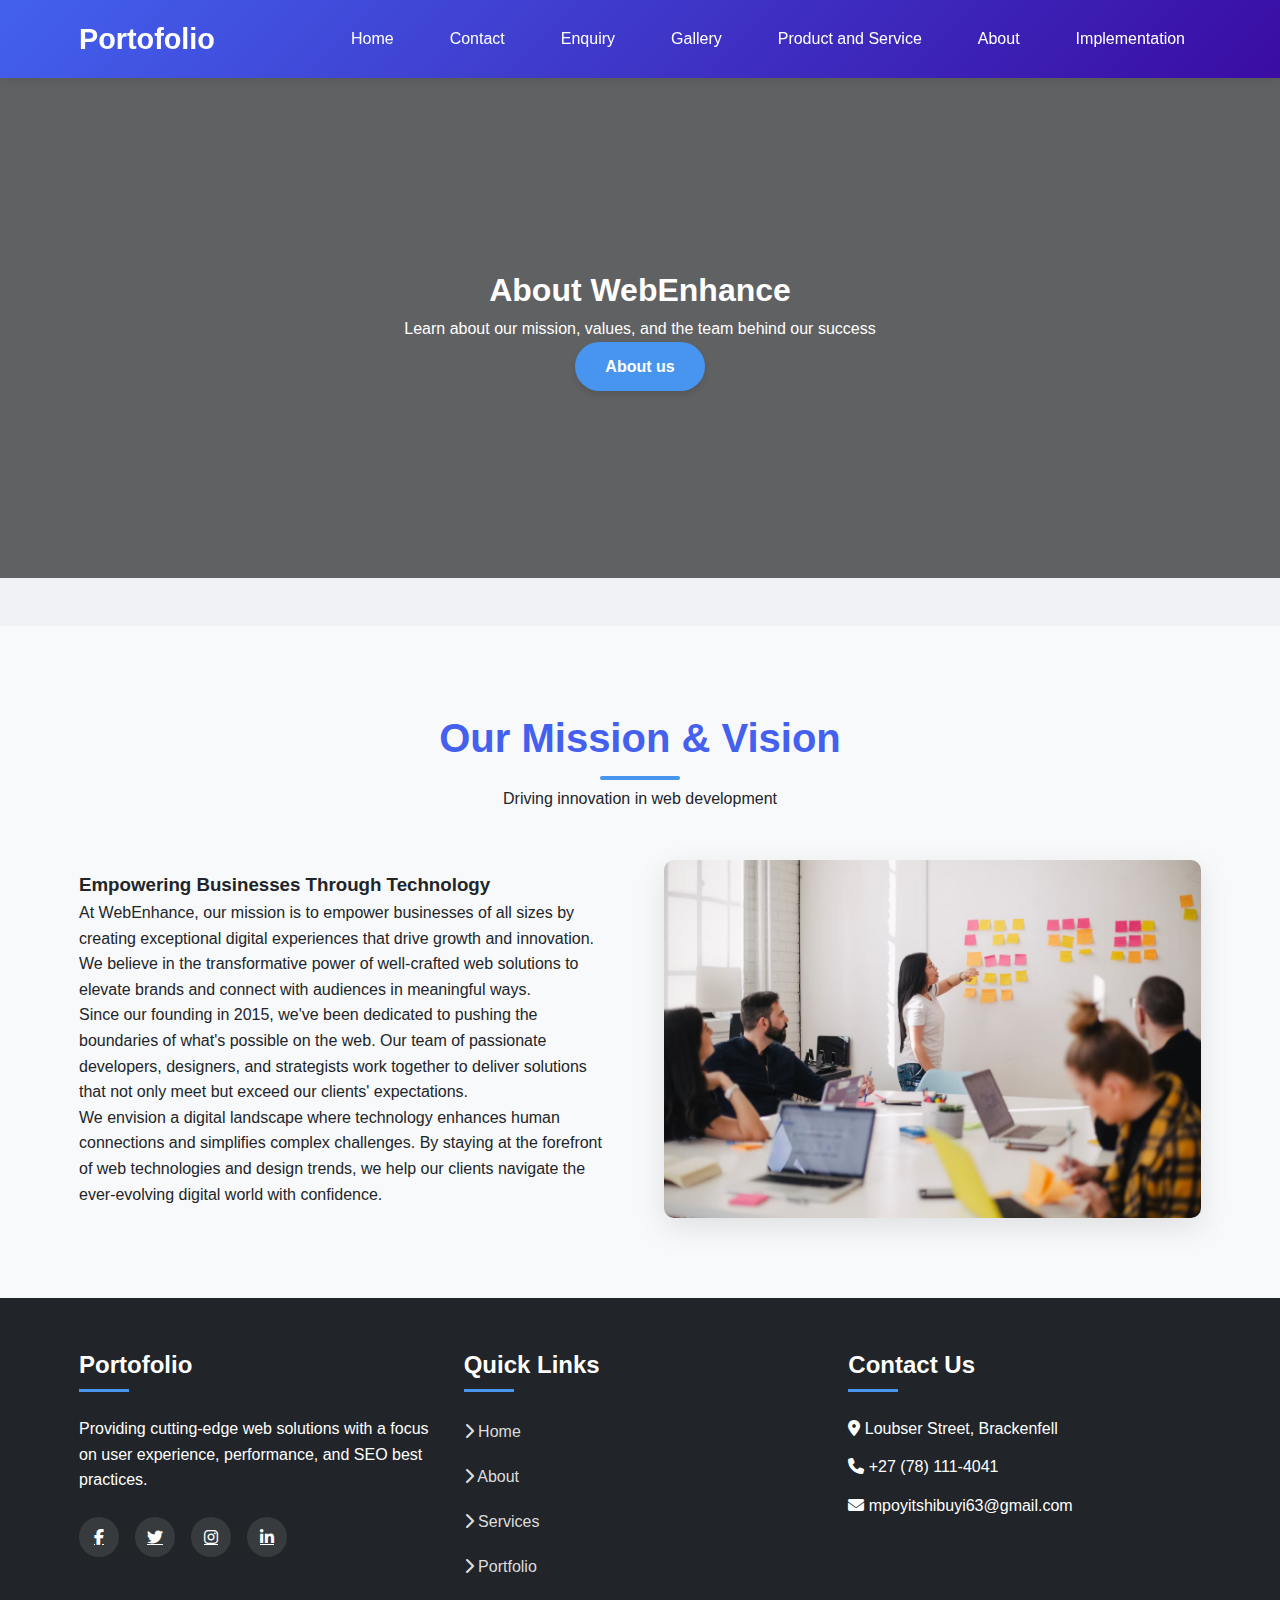
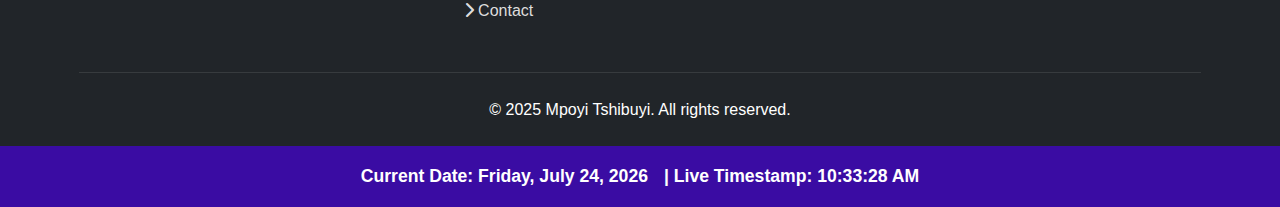
<file: about_us.html>
<!DOCTYPE html>
<html lang="en">
<head>
    <meta charset="UTF-8">
    <meta name="viewport" content="width=device-width, initial-scale=1.0">
    <meta name="description" content="Learn about WebEnhance - our mission, values, team, and history">
    <meta name="keywords" content="about us, company history, web development team, company values">
    <title>About Us | Portofolio Project</title>

    <!-- Font awesome CDN -->
    <link rel="stylesheet" href="https://cdnjs.cloudflare.com/ajax/libs/font-awesome/6.4.0/css/all.min.css">

    <!-- Jquery CDN -->
    <script src="https://code.jquery.com/jquery-3.6.0.min.js"></script>
   
    <link rel="stylesheet" href="assets/css/about.css">
</head>
<body>
    <!-- Header Section -->
    <header>
        <div class="container">
             <nav>
                <div class="logo">Portofolio</div>
                <ul class="nav-links">
                    <li><a href="index.html">Home</a></li>
                    <li><a href="contact_us.html">Contact</a></li>
                    <li><a href="enquiry.html">Enquiry</a></li>
                    <li><a href="gallery.html">Gallery</a></li>
                    <li><a href="products_and_services.html">Product and Service</a></li>
                    <li><a href="about_us.html">About</a></li>
                    <li><a href="implementation.html">Implementation</a></li>
                </ul>
            </nav>
        </div>
    </header>

    <!-- Hero Section -->
    <section class="about-hero">
        <h1>About WebEnhance</h1>
        <p>Learn about our mission, values, and the team behind our success</p>
        <a href="#about" class="btn">About us</a>
    </section>

    <!-- Mission Section -->
    <section class="mission-section" id="about">
        <div class="container">
            <div class="section-title">
                <h2>Our Mission & Vision</h2>
                <p>Driving innovation in web development</p>
            </div>
            
            <div class="mission-content">
                <div class="mission-text">
                    <h3>Empowering Businesses Through Technology</h3>
                    <p>At WebEnhance, our mission is to empower businesses of all sizes by creating exceptional digital experiences that drive growth and innovation. We believe in the transformative power of well-crafted web solutions to elevate brands and connect with audiences in meaningful ways.</p>
                    <p>Since our founding in 2015, we've been dedicated to pushing the boundaries of what's possible on the web. Our team of passionate developers, designers, and strategists work together to deliver solutions that not only meet but exceed our clients' expectations.</p>
                    <p>We envision a digital landscape where technology enhances human connections and simplifies complex challenges. By staying at the forefront of web technologies and design trends, we help our clients navigate the ever-evolving digital world with confidence.</p>
                </div>
                <div class="mission-image">
                    <img src="assets/images/gallery/about.avif" alt="about picture">
                </div>
            </div>
        </div>
    </section>

 
 
 
    <!-- Footer with Timestamp -->
    <footer>
        <div class="container">
            <div class="footer-content">
                <div class="footer-column">
                    <h3>Portofolio</h3>
                    <p>Providing cutting-edge web solutions with a focus on user experience, performance, and SEO best practices.</p>
                    <div class="social-links">
                        <a href="#"><i class="fab fa-facebook-f"></i></a>
                        <a href="#"><i class="fab fa-twitter"></i></a>
                        <a href="#"><i class="fab fa-instagram"></i></a>
                        <a href="#"><i class="fab fa-linkedin-in"></i></a>
                    </div>
                </div>
                
                <div class="footer-column">
                    <h3>Quick Links</h3>
                    <ul class="footer-links">
                        <li><a href="index.html"><i class="fas fa-chevron-right"></i> Home</a></li>
                        <li><a href="about.html"><i class="fas fa-chevron-right"></i> About</a></li>
                        <li><a href="services.html"><i class="fas fa-chevron-right"></i> Services</a></li>
                        <li><a href="portfolio.html"><i class="fas fa-chevron-right"></i> Portfolio</a></li>
                        <li><a href="contact.html"><i class="fas fa-chevron-right"></i> Contact</a></li>
                    </ul>
                </div>
                
                <div class="footer-column">
                    <h3>Contact Us</h3>
                    <ul class="footer-links">
                        <li><i class="fas fa-map-marker-alt"></i> Loubser Street, Brackenfell</li>
                        <li><i class="fas fa-phone"></i> +27 (78) 111-4041</li>
                        <li><i class="fas fa-envelope"></i> mpoyitshibuyi63@gmail.com</li>
                    </ul>
                </div>
            </div>
            
            <div class="footer-bottom">
                <p>&copy; 2025 Mpoyi Tshibuyi. All rights reserved.</p>
            </div>
        </div>
    </footer>
    
    <!-- Timestamp Section -->
    <div class="timestamp">
        <span id="current-date">Current Date: </span>
        <span id="live-timestamp"> | Live Timestamp: </span>
    </div>
    
 <script src="assets/js/about.js"></script>
</body>
</html>
</file>
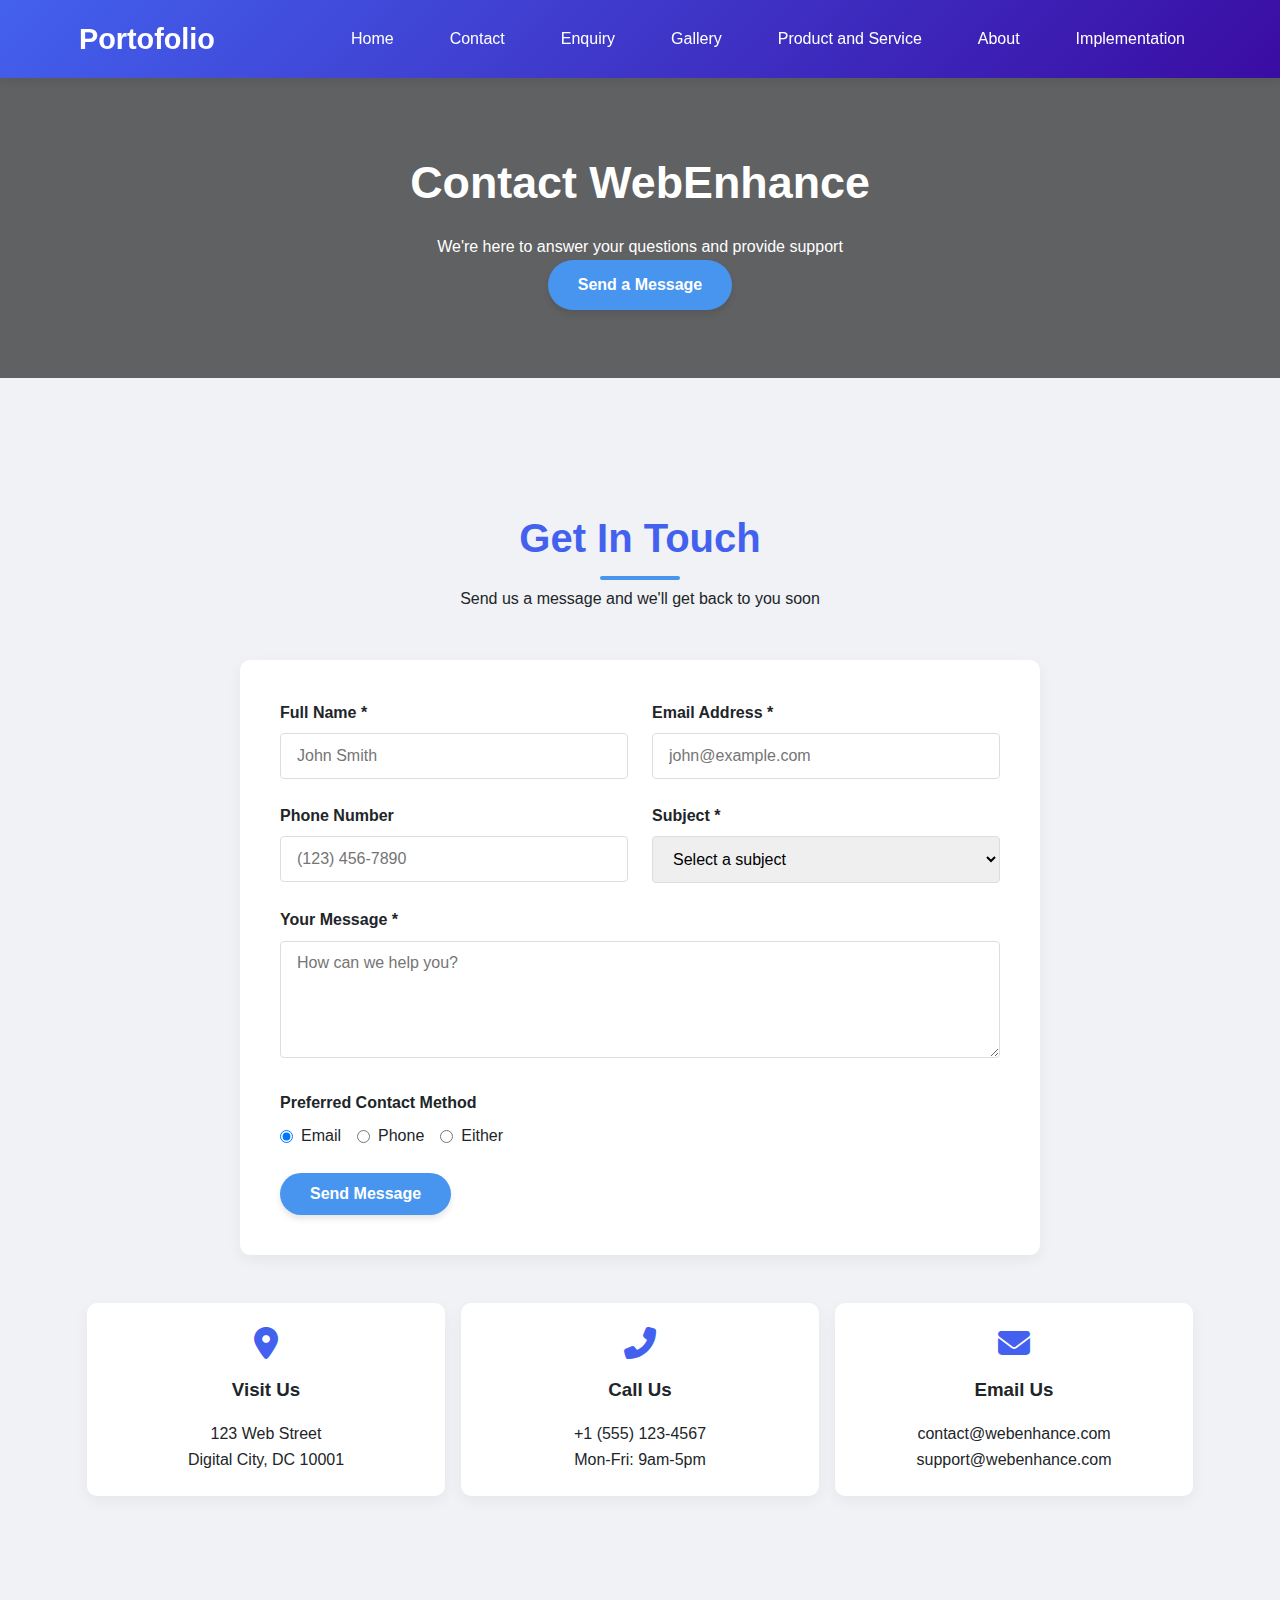
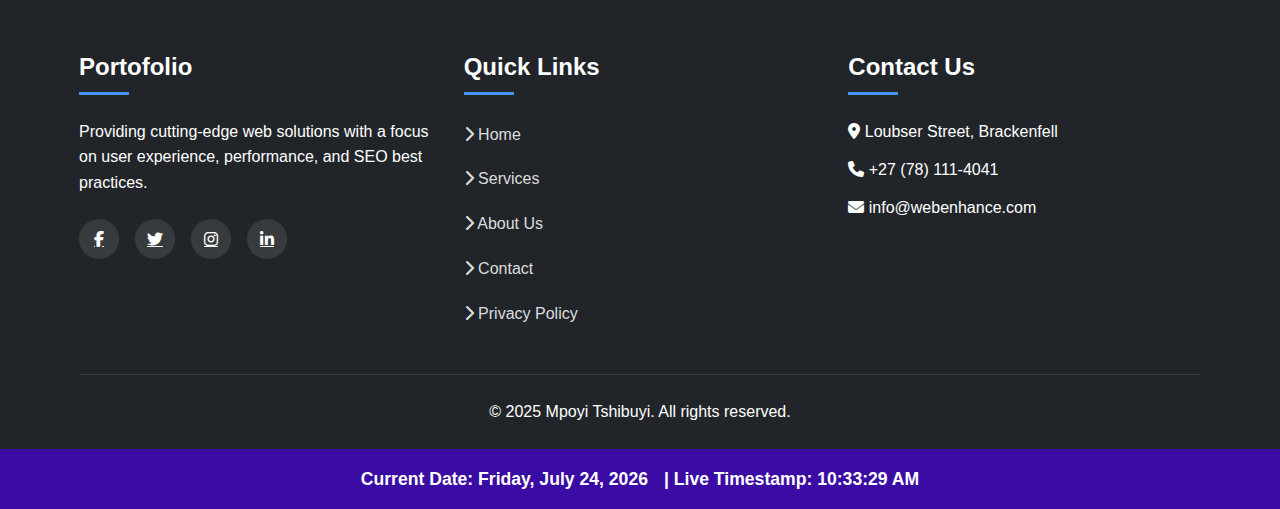
<file: contact_us.html>
<!DOCTYPE html>
<html lang="en">

<head>
    <meta charset="UTF-8">
    <meta name="viewport" content="width=device-width, initial-scale=1.0">
    <meta name="description" content="Contact WebEnhance for web development services, support, or partnerships">
    <meta name="keywords" content="contact, web development, support, enquiry">
    <title>Contact Us | Portofolio Project</title>

    <!-- Font awesome CDN -->
    <link rel="stylesheet" href="https://cdnjs.cloudflare.com/ajax/libs/font-awesome/6.4.0/css/all.min.css">

    <link rel="stylesheet" href="assets/css/form.css">
</head>

<body>
    <!-- Header Section -->
    <header>
        <div class="container">
            <nav>
                <div class="logo">Portofolio</div>
                <ul class="nav-links">
                    <li><a href="index.html">Home</a></li>
                    <li><a href="contact_us.html">Contact</a></li>
                    <li><a href="enquiry.html">Enquiry</a></li>
                    <li><a href="gallery.html">Gallery</a></li>
                    <li><a href="products_and_services.html">Product and Service</a></li>
                    <li><a href="about_us.html">About</a></li>
                    <li><a href="implementation.html">Implementation</a></li>
                </ul>
            </nav>
        </div>
    </header>

    <!-- Hero Section -->
    <section class="hero">
        <h1>Contact WebEnhance</h1>
        <p>We're here to answer your questions and provide support</p>
        <a href="#contact-form" class="btn">Send a Message</a>
    </section>

    <!-- Contact Form Section -->
    <section id="contact">
        <div class="container">
            <div class="section-title">
                <h2>Get In Touch</h2>
                <p>Send us a message and we'll get back to you soon</p>
            </div>

            <div class="form-container">
                <form id="contact-form" action="index.html" method="POST">
                    <!-- Form recipient (hidden) -->
                    <input type="hidden" name="_to" value="contact@webenhance.com">
                    <input type="hidden" name="_subject" value="New Contact Form Submission">
                    <input type="hidden" name="_template" value="table">
                    <input type="hidden" name="_captcha" value="false">

                    <div class="form-row">
                        <div class="form-group">
                            <label for="name" class="form-label">Full Name *</label>
                            <input type="text" id="name" name="name" class="form-control" required
                                placeholder="John Smith" minlength="3">
                            <div class="error" id="name-error">Please enter your full name (min 3 characters)</div>
                        </div>

                        <div class="form-group">
                            <label for="email" class="form-label">Email Address *</label>
                            <input type="email" id="email" name="email" class="form-control" required
                                placeholder="john@example.com">
                            <div class="error" id="email-error">Please enter a valid email address</div>
                        </div>
                    </div>

                    <div class="form-row">
                        <div class="form-group">
                            <label for="phone" class="form-label">Phone Number</label>
                            <input type="tel" id="phone" name="phone" class="form-control" placeholder="(123) 456-7890"
                                pattern="\(?\d{3}\)?[-.\s]?\d{3}[-.\s]?\d{4}">
                            <div class="error" id="phone-error">Please enter a valid phone number (e.g., 123-456-7890)
                            </div>
                        </div>

                        <div class="form-group">
                            <label for="subject" class="form-label">Subject *</label>
                            <select id="subject" name="subject" class="form-control" required>
                                <option value="">Select a subject</option>
                                <option value="General Inquiry">General Inquiry</option>
                                <option value="Support Request">Support Request</option>
                                <option value="Partnership">Partnership Opportunity</option>
                                <option value="Feedback">Feedback/Suggestion</option>
                                <option value="Other">Other</option>
                            </select>
                            <div class="error" id="subject-error">Please select a subject</div>
                        </div>
                    </div>

                    <div class="form-group">
                        <label for="message" class="form-label">Your Message *</label>
                        <textarea id="message" name="message" class="form-control" rows="5" required
                            placeholder="How can we help you?" minlength="10"></textarea>
                        <div class="error" id="message-error">Please enter your message (min 10 characters)</div>
                    </div>

                    <div class="form-group">
                        <label class="form-label">Preferred Contact Method</label>
                        <div class="radio-group">
                            <label>
                                <input type="radio" id="contact-email" name="contact-method" value="email" checked>
                                <span>Email</span>
                            </label>
                            <label>
                                <input type="radio" id="contact-phone" name="contact-method" value="phone">
                                <span>Phone</span>
                            </label>
                            <label>
                                <input type="radio" id="contact-either" name="contact-method" value="either">
                                <span>Either</span>
                            </label>
                        </div>
                    </div>

                    <button type="submit" class="btn">Send Message</button>
                </form>
            </div>

            <div class="contact-info">
                <div class="contact-card">
                    <i class="fas fa-map-marker-alt"></i>
                    <h3>Visit Us</h3>
                    <p>123 Web Street<br>Digital City, DC 10001</p>
                </div>

                <div class="contact-card">
                    <i class="fas fa-phone-alt"></i>
                    <h3>Call Us</h3>
                    <p>+1 (555) 123-4567<br>Mon-Fri: 9am-5pm</p>
                </div>

                <div class="contact-card">
                    <i class="fas fa-envelope"></i>
                    <h3>Email Us</h3>
                    <p>contact@webenhance.com<br>support@webenhance.com</p>
                </div>
            </div>
        </div>
    </section>

    <!-- Footer -->
    <footer>
        <div class="container">
            <div class="footer-content">
                <div class="footer-column">
                    <h3>Portofolio</h3>
                    <p>Providing cutting-edge web solutions with a focus on user experience, performance, and SEO best
                        practices.</p>
                    <div class="social-links">
                        <a href="#"><i class="fab fa-facebook-f"></i></a>
                        <a href="#"><i class="fab fa-twitter"></i></a>
                        <a href="#"><i class="fab fa-instagram"></i></a>
                        <a href="#"><i class="fab fa-linkedin-in"></i></a>
                    </div>
                </div>

                <div class="footer-column">
                    <h3>Quick Links</h3>
                    <ul class="footer-links">
                        <li><a href="index.html"><i class="fas fa-chevron-right"></i> Home</a></li>
                        <li><a href="services.html"><i class="fas fa-chevron-right"></i> Services</a></li>
                        <li><a href="about.html"><i class="fas fa-chevron-right"></i> About Us</a></li>
                        <li><a href="contact.html"><i class="fas fa-chevron-right"></i> Contact</a></li>
                        <li><a href="privacy.html"><i class="fas fa-chevron-right"></i> Privacy Policy</a></li>
                    </ul>
                </div>

                <div class="footer-column">
                    <h3>Contact Us</h3>
                    <ul class="footer-links">
                        <li><i class="fas fa-map-marker-alt"></i> Loubser Street, Brackenfell</li>
                        <li><i class="fas fa-phone"></i> +27 (78) 111-4041</li>
                        <li><i class="fas fa-envelope"></i> info@webenhance.com</li>
                    </ul>
                </div>
            </div>

            <div class="footer-bottom">
                <p>&copy; 2025 Mpoyi Tshibuyi. All rights reserved.</p>
            </div>
        </div>
    </footer>

    <!-- Timestamp Section -->
    <div class="timestamp">
        <span id="current-date">Current Date: </span>
        <span id="live-timestamp"> | Live Timestamp: </span>
    </div>

    <!-- Modal for Form Submission -->
    <div class="modal" id="success-modal">
        <div class="modal-content">
            <span class="modal-close">&times;</span>
            <h3>Message Sent Successfully!</h3>
            <p>Thank you for contacting us. We'll get back to you within 24-48 hours.</p>
            <p>A confirmation email has been sent to your provided email address.</p>
            <button class="btn" id="modal-close-btn">Close</button>
        </div>
    </div>

    <script src="assets/js/form.js"></script>

</body>

</html>
</file>
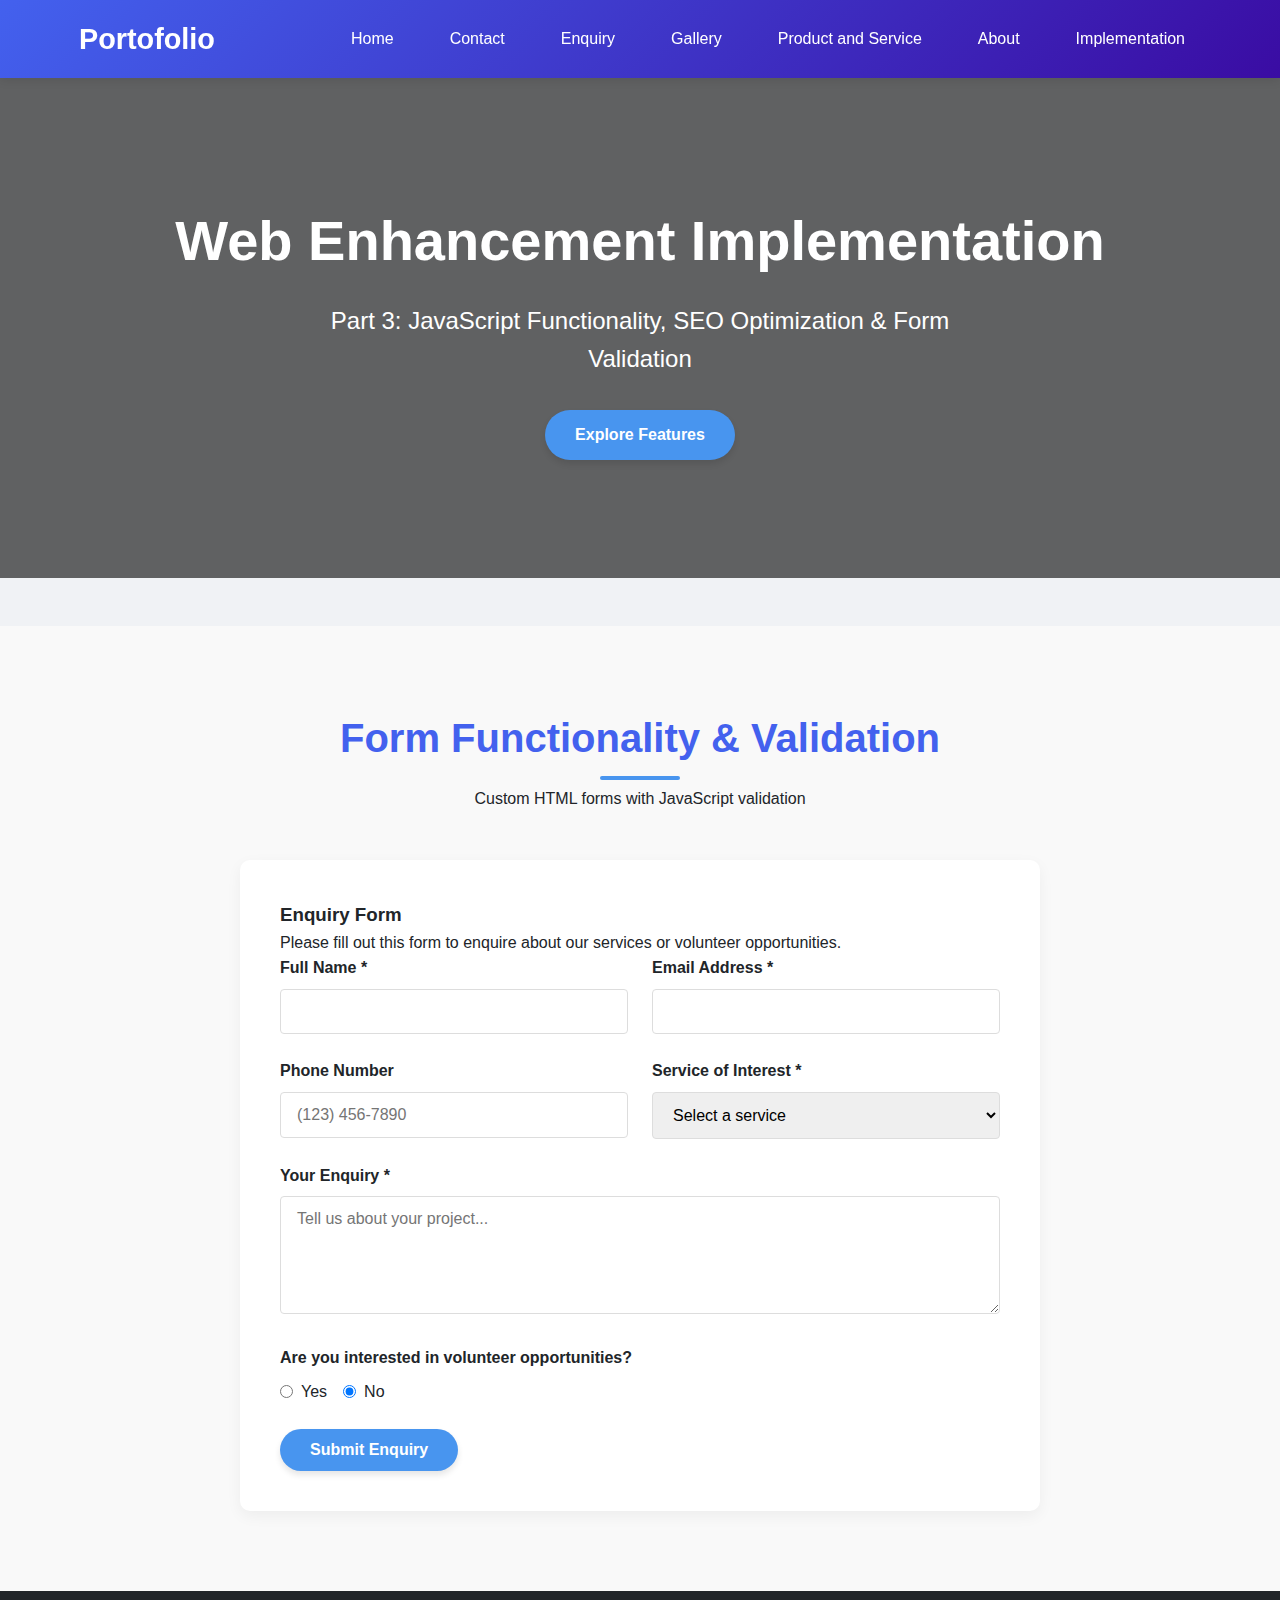
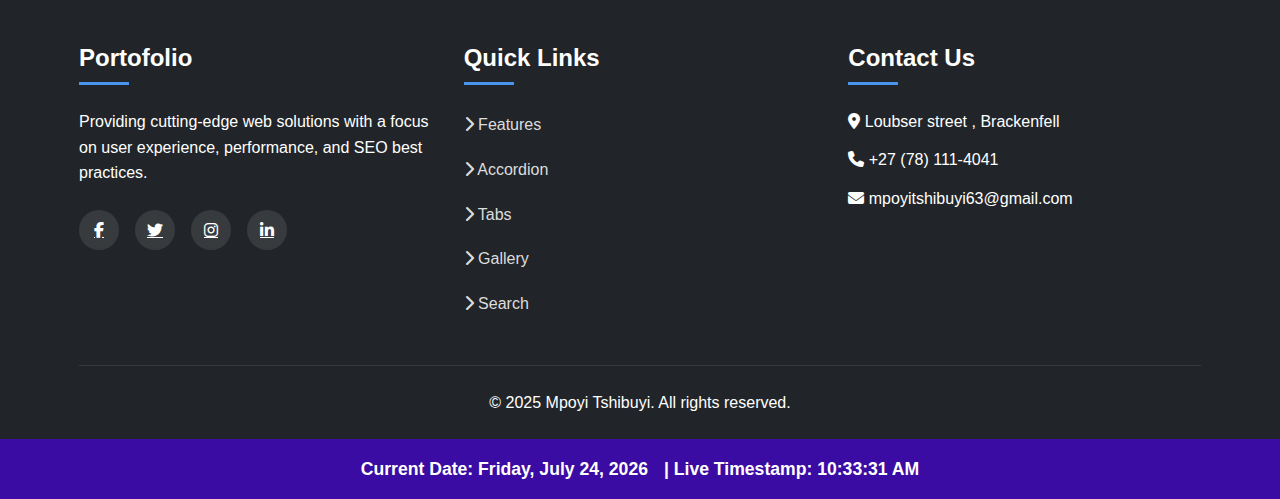
<file: enquiry.html>
<!DOCTYPE html>
<html lang="en">
<head>
    <meta charset="UTF-8">
    <meta name="viewport" content="width=device-width, initial-scale=1.0">
    <meta name="description" content="Enhanced web functionality with JavaScript, SEO optimization, and form validation">
    <meta name="keywords" content="web development, JavaScript, SEO, form validation, gallery">
    <title>Enquiry Page | Portofolio Project</title>


    <!-- Font awesome CDN-->
    <link rel="stylesheet" href="https://cdnjs.cloudflare.com/ajax/libs/font-awesome/6.4.0/css/all.min.css">

    <!-- Jquery CDN -->
    <script src="https://code.jquery.com/jquery-3.6.0.min.js"></script>


    <link rel="stylesheet" href="assets/css/style.css">

</head>
<body>
    <!-- Header Section -->
    <header>
        <div class="container">
            <nav>
                <div class="logo">Portofolio</div>
                <ul class="nav-links">
                    <li><a href="index.html">Home</a></li>
                    <li><a href="contact_us.html">Contact</a></li>
                    <li><a href="enquiry.html">Enquiry</a></li>
                    <li><a href="gallery.html">Gallery</a></li>
                    <li><a href="products_and_services.html">Product and Service</a></li>
                    <li><a href="about_us.html">About</a></li>
                    <li><a href="implementation.html">Implementation</a></li>
                </ul>
            </nav>
        </div>
    </header>

    <!-- Hero Section -->
    <section class="hero">
        <h1>Web Enhancement Implementation</h1>
        <p>Part 3: JavaScript Functionality, SEO Optimization & Form Validation</p>
        <a href="#forms" class="btn">Explore Features</a>
    </section>

 
    <!-- Forms Section -->
    <section id="forms" style="background-color: #f9f9f9;">
        <div class="container">
            <div class="section-title">
                <h2>Form Functionality & Validation</h2>
                <p>Custom HTML forms with JavaScript validation</p>
            </div>
            
            <div class="form-container">
                <h3>Enquiry Form</h3>
                <p>Please fill out this form to enquire about our services or volunteer opportunities.</p>
                
                <form id="enquiry-form"   action="home.html" method="POST"> 
                    <div class="form-row">
                        <div class="form-group">
                            <label for="name" class="form-label">Full Name *</label>
                            <input type="text" id="name" class="form-control" required>
                            <div class="error" id="name-error">Please enter your full name</div>
                        </div>
                        
                        <div class="form-group">
                            <label for="email" class="form-label">Email Address *</label>
                            <input type="email" id="email" class="form-control" required>
                            <div class="error" id="email-error">Please enter a valid email address</div>
                        </div>
                    </div>
                    
                    <div class="form-row">
                        <div class="form-group">
                            <label for="phone" class="form-label">Phone Number</label>
                            <input type="tel" id="phone" class="form-control" placeholder="(123) 456-7890">
                            <div class="error" id="phone-error">Please enter a valid phone number</div>
                        </div>
                        
                        <div class="form-group">
                            <label for="service" class="form-label">Service of Interest *</label>
                            <select id="service" class="form-control" required>
                                <option value="">Select a service</option>
                                <option value="web-design">Web Design</option>
                                <option value="seo">SEO Optimization</option>
                                <option value="development">Web Development</option>
                                <option value="consulting">Consulting</option>
                            </select>
                            <div class="error" id="service-error">Please select a service</div>
                        </div>
                    </div>
                    
                    <div class="form-group">
                        <label for="message" class="form-label">Your Enquiry *</label>
                        <textarea id="message" class="form-control" rows="5" required placeholder="Tell us about your project..."></textarea>
                        <div class="error" id="message-error">Please enter your enquiry</div>
                    </div>
                    
                    <div class="form-group">
                        <label class="form-label">Are you interested in volunteer opportunities?</label>
                        <div class="radio-group">
                            <label>
                                <input type="radio" id="volunteer-yes" name="volunteer" value="yes">
                                <span>Yes</span>
                            </label>
                            <label>
                                <input type="radio" id="volunteer-no" name="volunteer" value="no" checked>
                                <span>No</span>
                            </label>
                        </div>
                    </div>
                    
                    <button type="submit" class="btn">Submit Enquiry</button>
                </form>
            </div>
        </div>
    </section>

    <!-- Footer with Timestamp -->
    <footer>
        <div class="container">
            <div class="footer-content">
                <div class="footer-column">
                    <h3>Portofolio</h3>
                    <p>Providing cutting-edge web solutions with a focus on user experience, performance, and SEO best practices.</p>
                    <div class="social-links">
                        <a href="#"><i class="fab fa-facebook-f"></i></a>
                        <a href="#"><i class="fab fa-twitter"></i></a>
                        <a href="#"><i class="fab fa-instagram"></i></a>
                        <a href="#"><i class="fab fa-linkedin-in"></i></a>
                    </div>
                </div>
                
                <div class="footer-column">
                    <h3>Quick Links</h3>
                    <ul class="footer-links">
                        <li><a href="#features"><i class="fas fa-chevron-right"></i> Features</a></li>
                        <li><a href="#accordion"><i class="fas fa-chevron-right"></i> Accordion</a></li>
                        <li><a href="#tabs"><i class="fas fa-chevron-right"></i> Tabs</a></li>
                        <li><a href="#gallery"><i class="fas fa-chevron-right"></i> Gallery</a></li>
                        <li><a href="#search"><i class="fas fa-chevron-right"></i> Search</a></li>
                    </ul>
                </div>
                
                <div class="footer-column">
                    <h3>Contact Us</h3>
                    <ul class="footer-links">
                        <li><i class="fas fa-map-marker-alt"></i> Loubser street , Brackenfell</li>
                        <li><i class="fas fa-phone"></i> +27 (78) 111-4041</li>
                        <li><i class="fas fa-envelope"></i> mpoyitshibuyi63@gmail.com</li>
                    </ul>
                </div>
            </div>
            
            <div class="footer-bottom">
                <p>&copy; 2025 Mpoyi Tshibuyi. All rights reserved.</p>
            </div>
        </div>
    </footer>
    
    <!-- Timestamp Section -->
    <div class="timestamp">
        <span id="current-date">Current Date: </span>
        <span id="live-timestamp"> | Live Timestamp: </span>
    </div>
    
    <!-- Modal for Form Submission -->
    <div class="modal" id="success-modal">
        <div class="modal-content">
            <span class="modal-close">&times;</span>
            <h3>Form Submitted Successfully!</h3>
            <p>Thank you for your enquiry. We'll get back to you within 24-48 hours.</p>
            <p>A confirmation email has been sent to your provided email address.</p>
            <button class="btn" id="modal-close-btn">Close</button>
        </div>
    </div>

  <script  src="assets/js/main.js"></script>
  
</body>
</html>
</file>
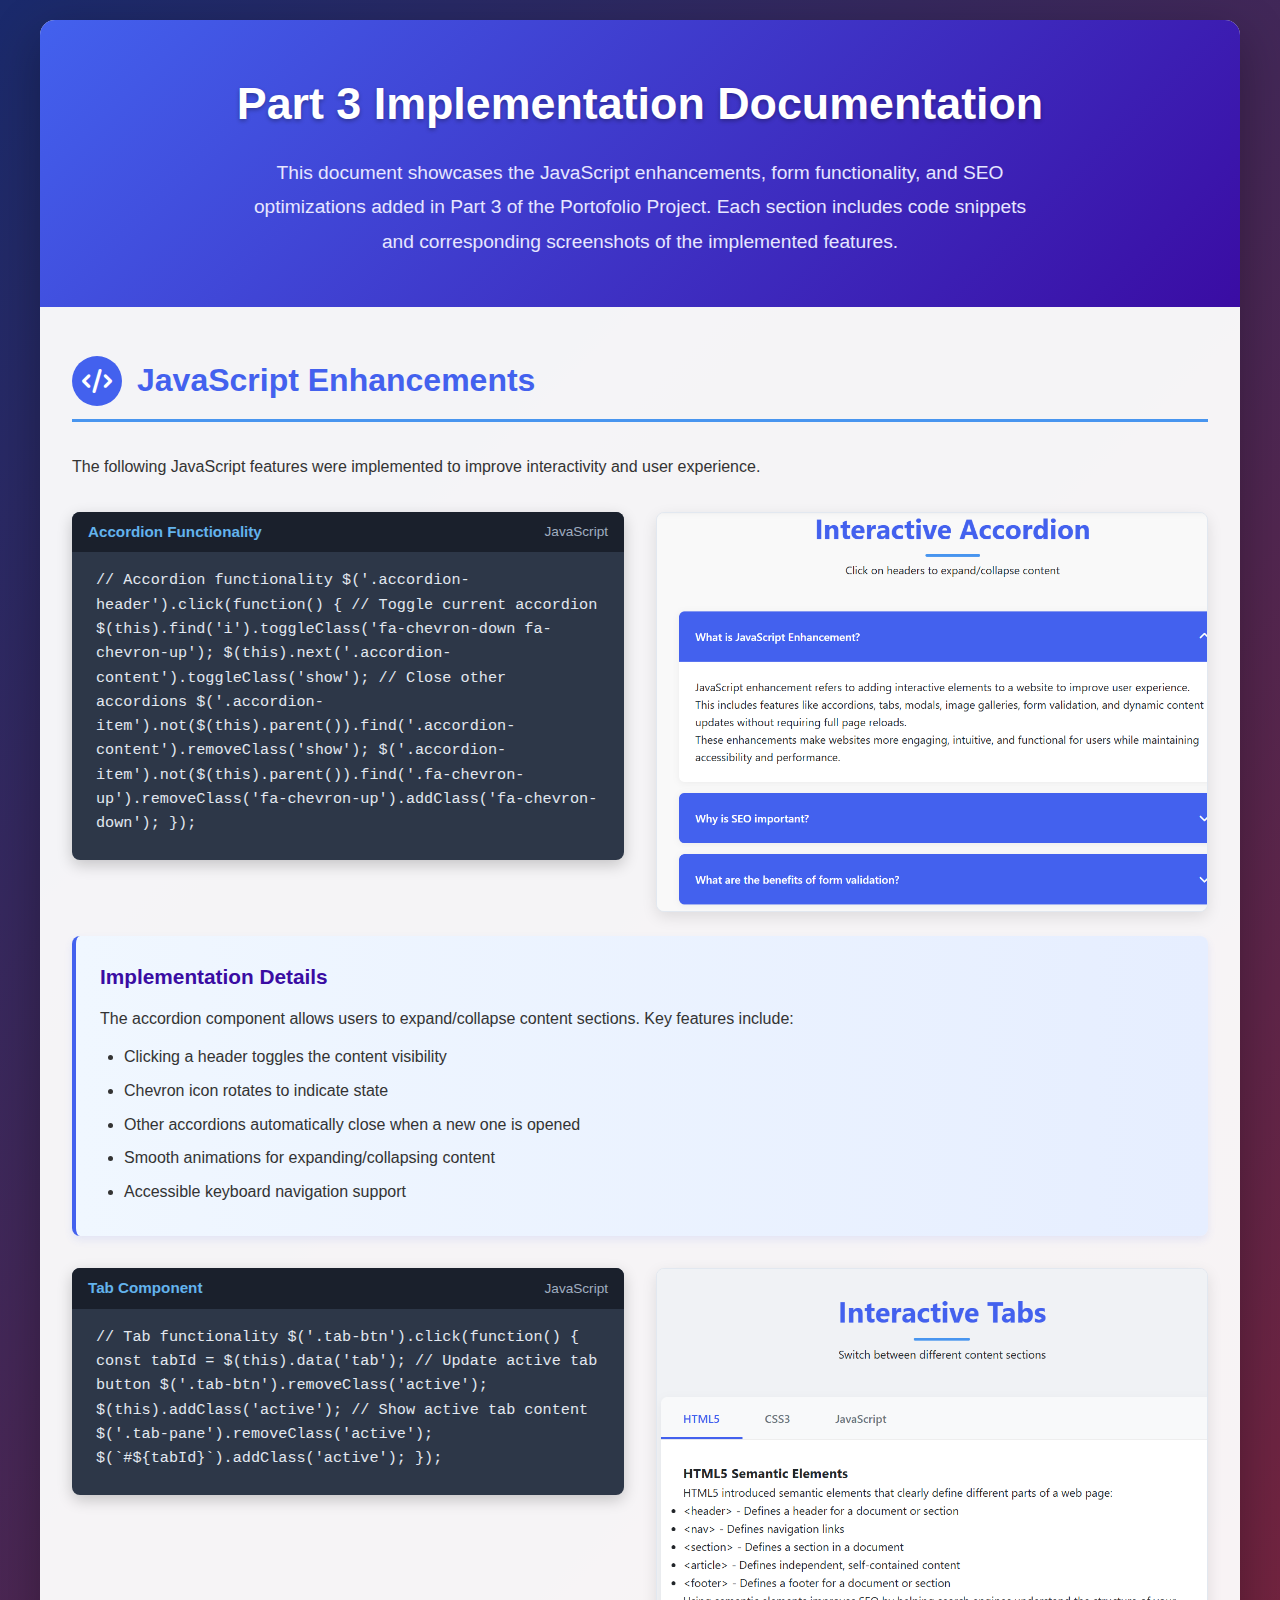
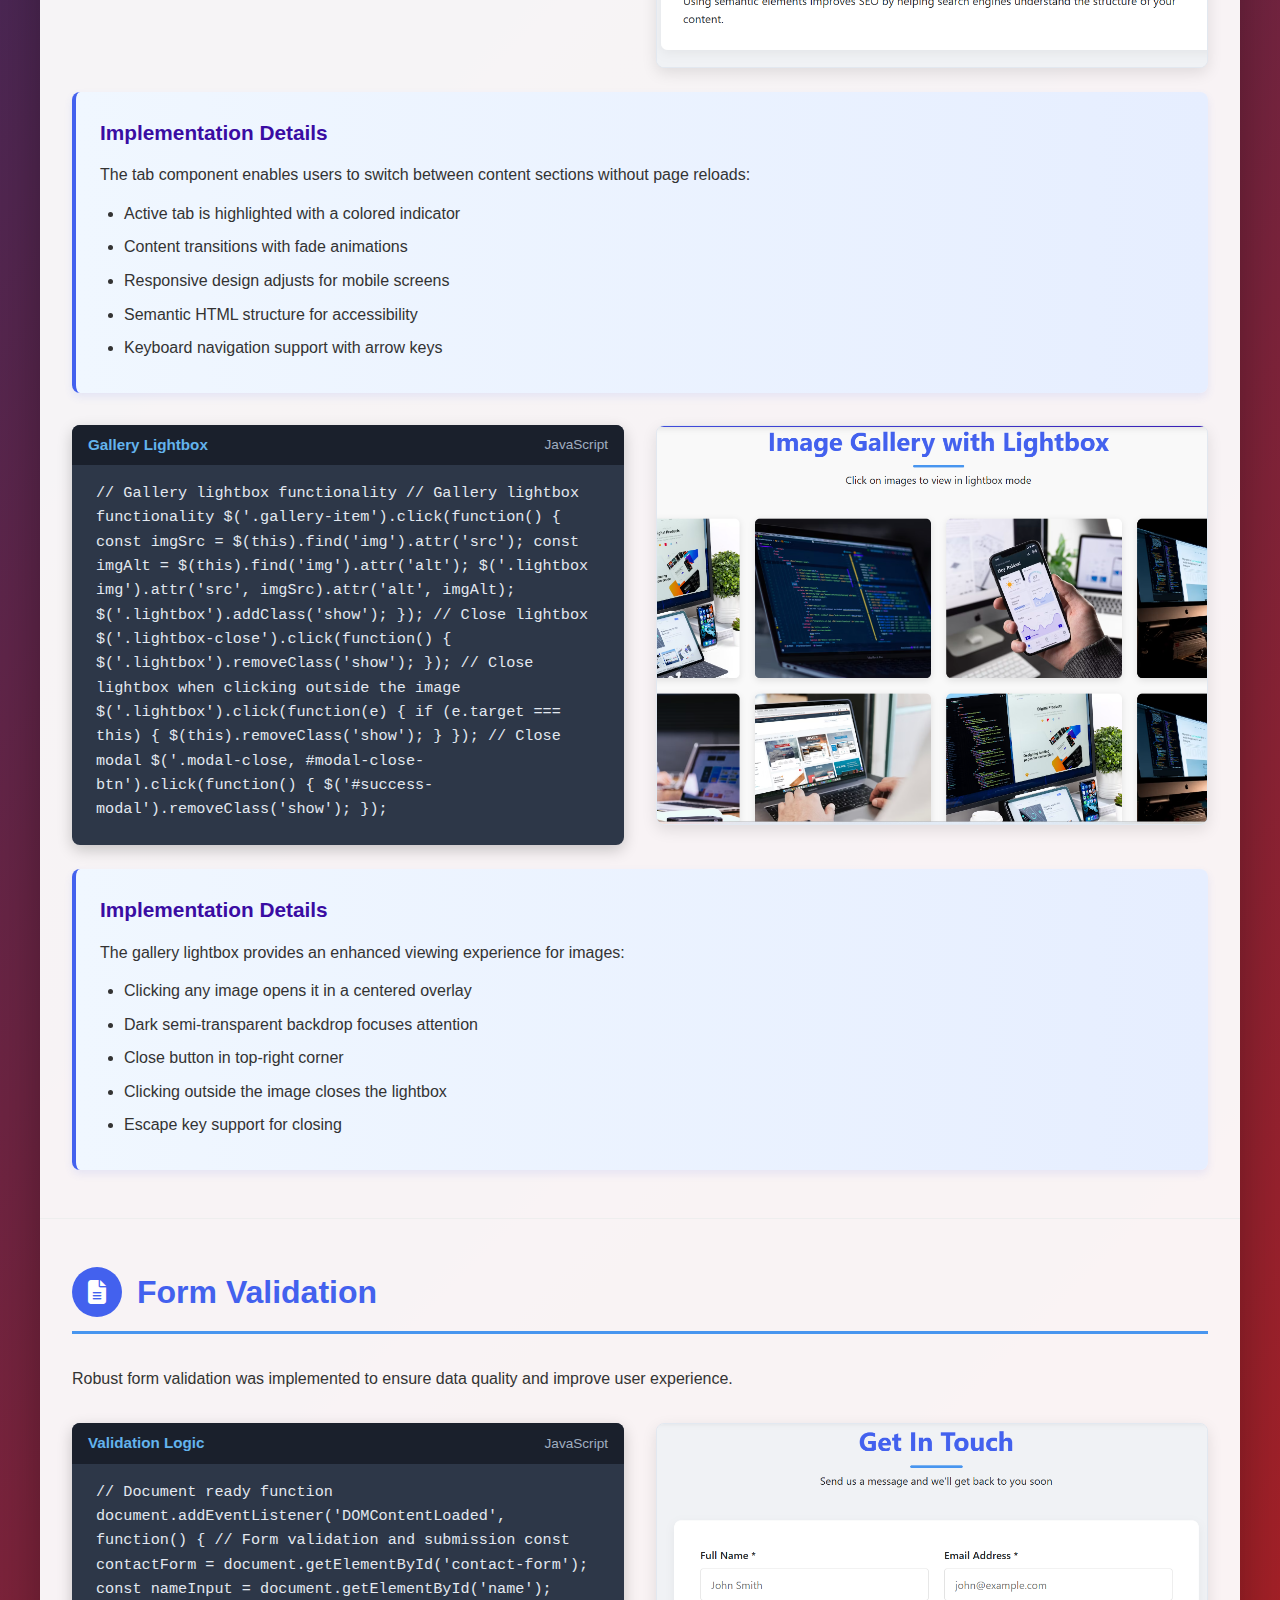
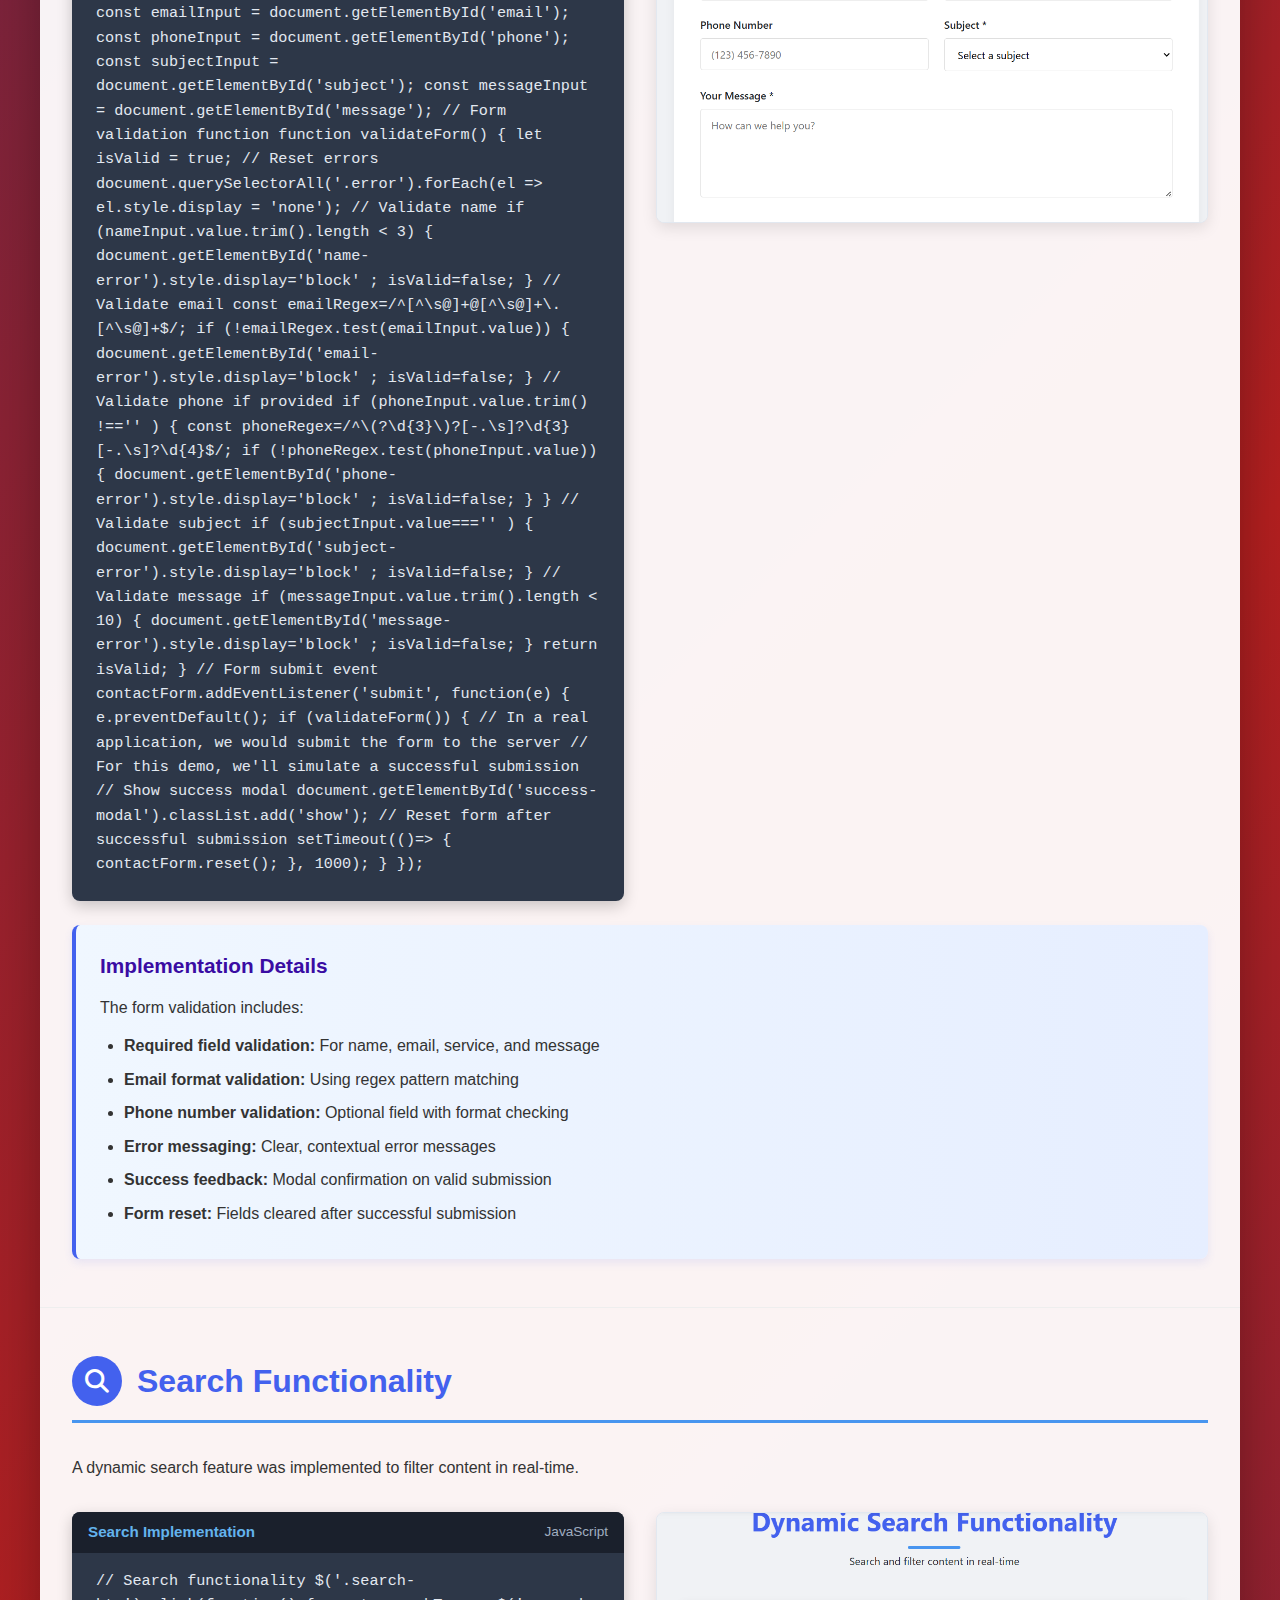
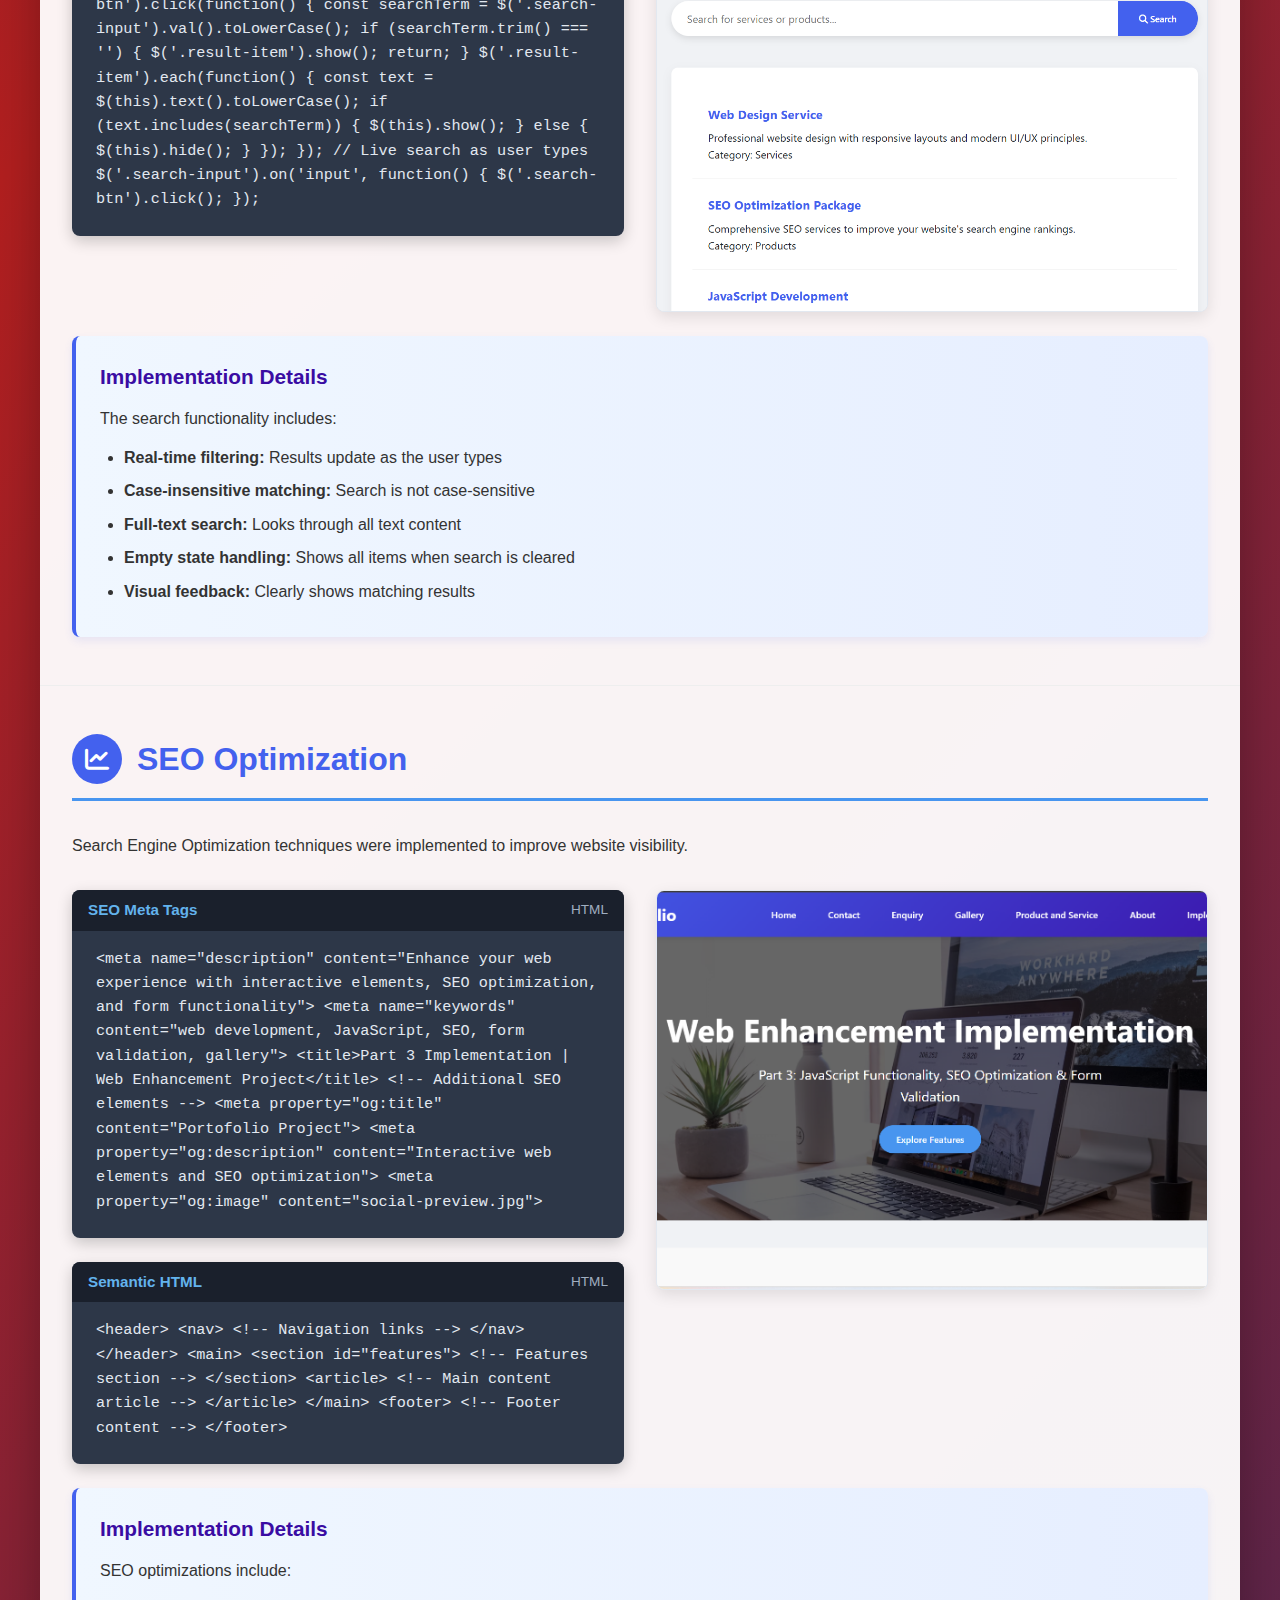
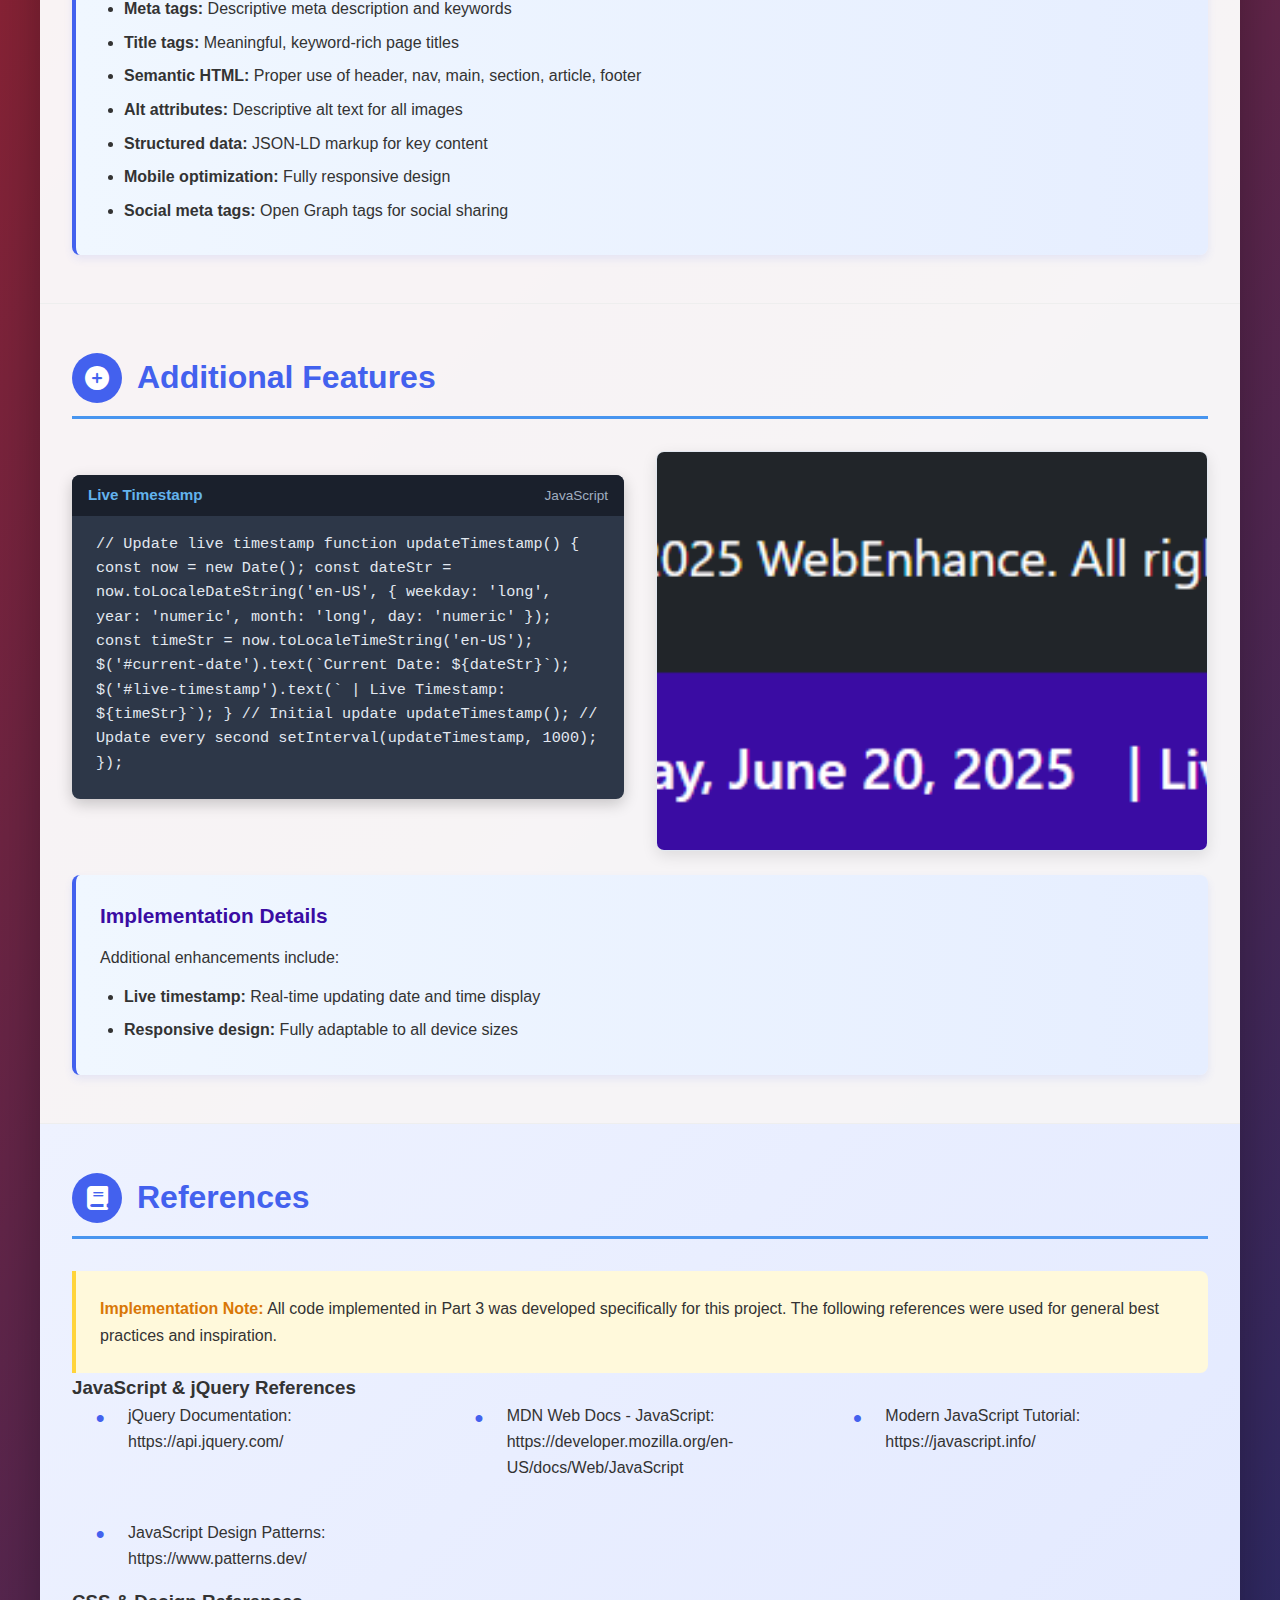
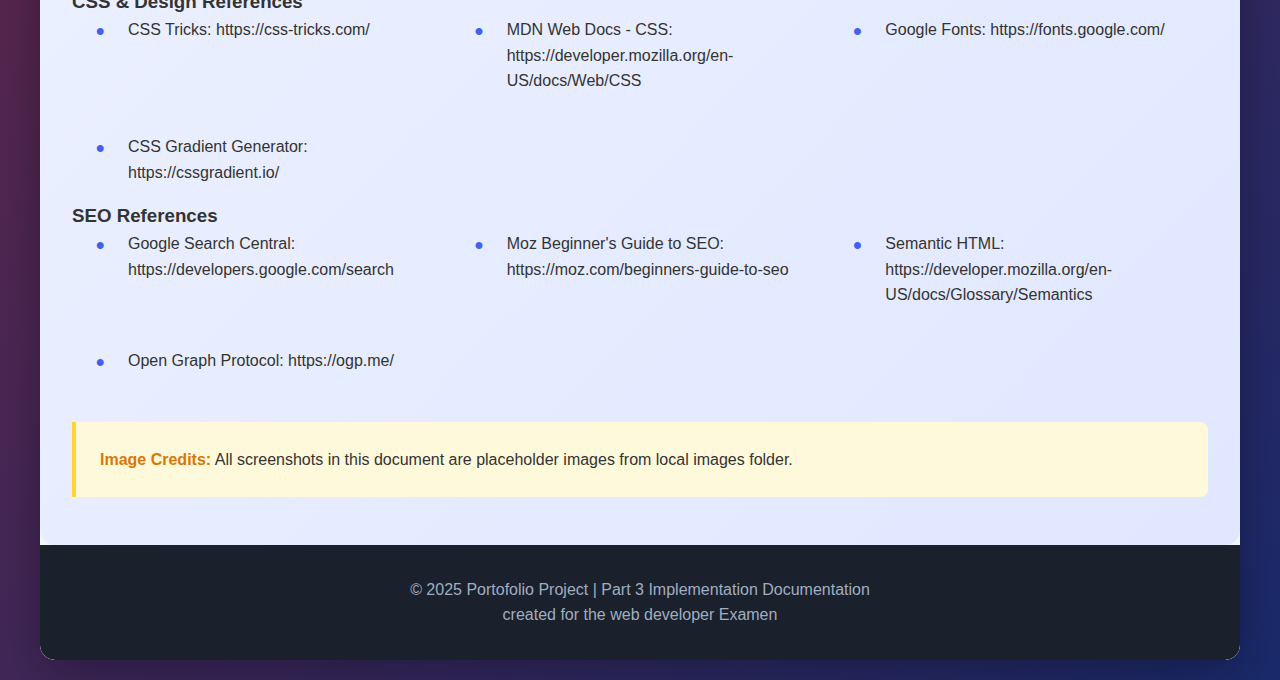
<file: implementation.html>
<!DOCTYPE html>
<html lang="en">

<head>
    <meta charset="UTF-8">
    <meta name="viewport" content="width=device-width, initial-scale=1.0">
    <title>Part 3 Implementation Documentation</title>
    <link rel="stylesheet" href="https://cdnjs.cloudflare.com/ajax/libs/font-awesome/6.4.0/css/all.min.css">

    <link rel="stylesheet" href="assets/css/implementation.css">

</head>

<body>
    <div class="container">
        <header>
            <h1>Part 3 Implementation Documentation</h1>
            <div class="intro">
                <p>This document showcases the JavaScript enhancements, form functionality, and SEO optimizations added
                    in Part 3 of the Portofolio Project. Each section includes code snippets and corresponding
                    screenshots of the implemented features.</p>
            </div>
        </header>

        <!-- JavaScript Enhancements -->
        <section class="section">
            <h2 class="section-title"><i class="fas fa-code"></i> JavaScript Enhancements</h2>
            <p>The following JavaScript features were implemented to improve interactivity and user experience.</p>

            <div class="feature-grid">
                <div>
                    <div class="code-container">
                        <div class="code-header">
                            <div class="code-title">Accordion Functionality</div>
                            <div class="code-language">JavaScript</div>
                        </div>
                        // Accordion functionality
                        $('.accordion-header').click(function() {
                        // Toggle current accordion
                        $(this).find('i').toggleClass('fa-chevron-down fa-chevron-up');
                        $(this).next('.accordion-content').toggleClass('show');

                        // Close other accordions
                        $('.accordion-item').not($(this).parent()).find('.accordion-content').removeClass('show');
                        $('.accordion-item').not($(this).parent()).find('.fa-chevron-up').removeClass('fa-chevron-up').addClass('fa-chevron-down');
                        });


                    </div>
                </div>
                <div class="screenshot-container">
                    <img src="assets/images/implementation/accordion.png" alt="Accordion Screenshot" class="screenshot">
                </div>
            </div>
            <div class="feature-description">
                <h4>Implementation Details</h4>
                <p>The accordion component allows users to expand/collapse content sections. Key features include:</p>
                <ul>
                    <li>Clicking a header toggles the content visibility</li>
                    <li>Chevron icon rotates to indicate state</li>
                    <li>Other accordions automatically close when a new one is opened</li>
                    <li>Smooth animations for expanding/collapsing content</li>
                    <li>Accessible keyboard navigation support</li>
                </ul>
            </div>

            <div class="feature-grid">
                <div>
                    <div class="code-container">
                        <div class="code-header">
                            <div class="code-title">Tab Component</div>
                            <div class="code-language">JavaScript</div>
                        </div>
                        // Tab functionality
                        $('.tab-btn').click(function() {
                        const tabId = $(this).data('tab');

                        // Update active tab button
                        $('.tab-btn').removeClass('active');
                        $(this).addClass('active');

                        // Show active tab content
                        $('.tab-pane').removeClass('active');
                        $(`#${tabId}`).addClass('active');
                        });

                    </div>
                </div>
                <div class="screenshot-container">
                    <img src="assets/images/implementation/tab.png" alt="Tab Component Screenshot" class="screenshot">
                </div>
            </div>
            <div class="feature-description">
                <h4>Implementation Details</h4>
                <p>The tab component enables users to switch between content sections without page reloads:</p>
                <ul>
                    <li>Active tab is highlighted with a colored indicator</li>
                    <li>Content transitions with fade animations</li>
                    <li>Responsive design adjusts for mobile screens</li>
                    <li>Semantic HTML structure for accessibility</li>
                    <li>Keyboard navigation support with arrow keys</li>
                </ul>
            </div>

            <div class="feature-grid">
                <div>
                    <div class="code-container">
                        <div class="code-header">
                            <div class="code-title">Gallery Lightbox</div>
                            <div class="code-language">JavaScript</div>
                        </div>
                        // Gallery lightbox functionality
                        // Gallery lightbox functionality
                        $('.gallery-item').click(function() {
                        const imgSrc = $(this).find('img').attr('src');
                        const imgAlt = $(this).find('img').attr('alt');

                        $('.lightbox img').attr('src', imgSrc).attr('alt', imgAlt);
                        $('.lightbox').addClass('show');
                        });

                        // Close lightbox
                        $('.lightbox-close').click(function() {
                        $('.lightbox').removeClass('show');
                        });

                        // Close lightbox when clicking outside the image
                        $('.lightbox').click(function(e) {
                        if (e.target === this) {
                        $(this).removeClass('show');
                        }
                        });

                        // Close modal
                        $('.modal-close, #modal-close-btn').click(function() {
                        $('#success-modal').removeClass('show');
                        });

                    </div>
                </div>
                <div class="screenshot-container">
                    <img src="assets/images/implementation/gallery.png" alt="Lightbox Screenshot" class="screenshot">
                </div>
            </div>
            <div class="feature-description">
                <h4>Implementation Details</h4>
                <p>The gallery lightbox provides an enhanced viewing experience for images:</p>
                <ul>
                    <li>Clicking any image opens it in a centered overlay</li>
                    <li>Dark semi-transparent backdrop focuses attention</li>
                    <li>Close button in top-right corner</li>
                    <li>Clicking outside the image closes the lightbox</li>
                    <li>Escape key support for closing</li>
                </ul>
            </div>
        </section>

        <!-- Form Validation -->
        <section class="section">
            <h2 class="section-title"><i class="fas fa-file-alt"></i> Form Validation</h2>
            <p>Robust form validation was implemented to ensure data quality and improve user experience.</p>

            <div class="feature-grid">
                <div>
                    <div class="code-container">
                        <div class="code-header">
                            <div class="code-title">Validation Logic</div>
                            <div class="code-language">JavaScript</div>
                        </div>
                        // Document ready function
                        document.addEventListener('DOMContentLoaded', function() {
                        // Form validation and submission
                        const contactForm = document.getElementById('contact-form');
                        const nameInput = document.getElementById('name');
                        const emailInput = document.getElementById('email');
                        const phoneInput = document.getElementById('phone');
                        const subjectInput = document.getElementById('subject');
                        const messageInput = document.getElementById('message');

                        // Form validation function
                        function validateForm() {
                        let isValid = true;

                        // Reset errors
                        document.querySelectorAll('.error').forEach(el => el.style.display = 'none');

                        // Validate name
                        if (nameInput.value.trim().length < 3) {
                            document.getElementById('name-error').style.display='block' ; isValid=false; } // Validate
                            email const emailRegex=/^[^\s@]+@[^\s@]+\.[^\s@]+$/; if (!emailRegex.test(emailInput.value))
                            { document.getElementById('email-error').style.display='block' ; isValid=false; } //
                            Validate phone if provided if (phoneInput.value.trim() !=='' ) { const
                            phoneRegex=/^\(?\d{3}\)?[-.\s]?\d{3}[-.\s]?\d{4}$/; if (!phoneRegex.test(phoneInput.value))
                            { document.getElementById('phone-error').style.display='block' ; isValid=false; } } //
                            Validate subject if (subjectInput.value==='' ) {
                            document.getElementById('subject-error').style.display='block' ; isValid=false; } //
                            Validate message if (messageInput.value.trim().length < 10) {
                            document.getElementById('message-error').style.display='block' ; isValid=false; } return
                            isValid; } // Form submit event contactForm.addEventListener('submit', function(e) {
                            e.preventDefault(); if (validateForm()) { // In a real application, we would submit the form
                            to the server // For this demo, we'll simulate a successful submission // Show success modal
                            document.getElementById('success-modal').classList.add('show'); // Reset form after
                            successful submission setTimeout(()=> {
                            contactForm.reset();
                            }, 1000);
                            }
                            });


                    </div>
                </div>
                <div class="screenshot-container">
                    <img src="assets/images/implementation/form.png" alt="Form Validation Screenshot"
                        class="screenshot">
                </div>
            </div>
            <div class="feature-description">
                <h4>Implementation Details</h4>
                <p>The form validation includes:</p>
                <ul>
                    <li><strong>Required field validation:</strong> For name, email, service, and message</li>
                    <li><strong>Email format validation:</strong> Using regex pattern matching</li>
                    <li><strong>Phone number validation:</strong> Optional field with format checking</li>
                    <li><strong>Error messaging:</strong> Clear, contextual error messages</li>
                    <li><strong>Success feedback:</strong> Modal confirmation on valid submission</li>
                    <li><strong>Form reset:</strong> Fields cleared after successful submission</li>
                </ul>
            </div>
        </section>

        <!-- Search Functionality -->
        <section class="section">
            <h2 class="section-title"><i class="fas fa-search"></i> Search Functionality</h2>
            <p>A dynamic search feature was implemented to filter content in real-time.</p>

            <div class="feature-grid">
                <div>
                    <div class="code-container">
                        <div class="code-header">
                            <div class="code-title">Search Implementation</div>
                            <div class="code-language">JavaScript</div>
                        </div>
                        // Search functionality
                        $('.search-btn').click(function() {
                        const searchTerm = $('.search-input').val().toLowerCase();
                        if (searchTerm.trim() === '') {
                        $('.result-item').show();
                        return;
                        }

                        $('.result-item').each(function() {
                        const text = $(this).text().toLowerCase();
                        if (text.includes(searchTerm)) {
                        $(this).show();
                        } else {
                        $(this).hide();
                        }
                        });
                        });

                        // Live search as user types
                        $('.search-input').on('input', function() {
                        $('.search-btn').click();
                        });
                    </div>
                </div>
                <div class="screenshot-container">
                    <img src="assets/images/implementation/search.png" alt="Search Functionality Screenshot"
                        class="screenshot">
                </div>
            </div>
            <div class="feature-description">
                <h4>Implementation Details</h4>
                <p>The search functionality includes:</p>
                <ul>
                    <li><strong>Real-time filtering:</strong> Results update as the user types</li>
                    <li><strong>Case-insensitive matching:</strong> Search is not case-sensitive</li>
                    <li><strong>Full-text search:</strong> Looks through all text content</li>
                    <li><strong>Empty state handling:</strong> Shows all items when search is cleared</li>
                    <li><strong>Visual feedback:</strong> Clearly shows matching results</li>
                </ul>
            </div>
        </section>

        <!-- SEO Optimization -->
        <section class="section">
            <h2 class="section-title"><i class="fas fa-chart-line"></i> SEO Optimization</h2>
            <p>Search Engine Optimization techniques were implemented to improve website visibility.</p>

            <div class="feature-grid">
                <div>
                    <div class="code-container">
                        <div class="code-header">
                            <div class="code-title">SEO Meta Tags</div>
                            <div class="code-language">HTML</div>
                        </div>
                        &lt;meta name="description"
                        content="Enhance your web experience with interactive elements,
                        SEO optimization, and form functionality"&gt;
                        &lt;meta name="keywords"
                        content="web development, JavaScript, SEO, form validation, gallery"&gt;
                        &lt;title&gt;Part 3 Implementation | Web Enhancement Project&lt;/title&gt;

                        &lt;!-- Additional SEO elements --&gt;
                        &lt;meta property="og:title" content="Portofolio Project"&gt;
                        &lt;meta property="og:description" content="Interactive web elements and SEO optimization"&gt;
                        &lt;meta property="og:image" content="social-preview.jpg"&gt;
                    </div>

                    <div class="code-container" style="margin-top: 1.5rem;">
                        <div class="code-header">
                            <div class="code-title">Semantic HTML</div>
                            <div class="code-language">HTML</div>
                        </div>
                        &lt;header&gt;
                        &lt;nav&gt;
                        &lt;!-- Navigation links --&gt;
                        &lt;/nav&gt;
                        &lt;/header&gt;

                        &lt;main&gt;
                        &lt;section id="features"&gt;
                        &lt;!-- Features section --&gt;
                        &lt;/section&gt;

                        &lt;article&gt;
                        &lt;!-- Main content article --&gt;
                        &lt;/article&gt;
                        &lt;/main&gt;

                        &lt;footer&gt;
                        &lt;!-- Footer content --&gt;
                        &lt;/footer&gt;
                    </div>
                </div>
                <div class="screenshot-container">
                    <img src="assets/images/implementation/home.png" alt="SEO Optimization Screenshot"
                        class="screenshot">
                </div>
            </div>
            <div class="feature-description">
                <h4>Implementation Details</h4>
                <p>SEO optimizations include:</p>
                <ul>
                    <li><strong>Meta tags:</strong> Descriptive meta description and keywords</li>
                    <li><strong>Title tags:</strong> Meaningful, keyword-rich page titles</li>
                    <li><strong>Semantic HTML:</strong> Proper use of header, nav, main, section, article, footer</li>
                    <li><strong>Alt attributes:</strong> Descriptive alt text for all images</li>
                    <li><strong>Structured data:</strong> JSON-LD markup for key content</li>
                    <li><strong>Mobile optimization:</strong> Fully responsive design</li>
                    <li><strong>Social meta tags:</strong> Open Graph tags for social sharing</li>
                </ul>
            </div>
        </section>

        <!-- Additional Features -->
        <section class="section">
            <h2 class="section-title"><i class="fas fa-plus-circle"></i> Additional Features</h2>

            <div class="feature-grid">
                <div>

                    <div class="code-container" style="margin-top: 1.5rem;">
                        <div class="code-header">
                            <div class="code-title">Live Timestamp</div>
                            <div class="code-language">JavaScript</div>
                        </div>
                        // Update live timestamp

                        function updateTimestamp() {
                        const now = new Date();
                        const dateStr = now.toLocaleDateString('en-US', {
                        weekday: 'long',
                        year: 'numeric',
                        month: 'long',
                        day: 'numeric'
                        });

                        const timeStr = now.toLocaleTimeString('en-US');

                        $('#current-date').text(`Current Date: ${dateStr}`);
                        $('#live-timestamp').text(` | Live Timestamp: ${timeStr}`);
                        }

                        // Initial update
                        updateTimestamp();

                        // Update every second
                        setInterval(updateTimestamp, 1000);
                        });

                    </div>
                </div>
                <div class="screenshot-container">
                    <img src="assets/images/implementation/time-live.png" alt="Additional Features Screenshot"
                        class="screenshot">
                </div>
            </div>
            <div class="feature-description">
                <h4>Implementation Details</h4>
                <p>Additional enhancements include:</p>
                <ul>

                    <li><strong>Live timestamp:</strong> Real-time updating date and time display</li>
                    <li><strong>Responsive design:</strong> Fully adaptable to all device sizes</li>

                </ul>
            </div>
        </section>

        <!-- References -->
        <section class="reference-section">
            <h2 class="section-title"><i class="fas fa-book"></i> References</h2>
            <div class="note">
                <p><strong>Implementation Note:</strong> All code implemented in Part 3 was developed specifically for
                    this project. The following references were used for general best practices and inspiration.</p>
            </div>

            <h3>JavaScript & jQuery References</h3>
            <ul class="reference-list">
                <li>jQuery Documentation: https://api.jquery.com/</li>
                <li>MDN Web Docs - JavaScript: https://developer.mozilla.org/en-US/docs/Web/JavaScript</li>
                <li>Modern JavaScript Tutorial: https://javascript.info/</li>
                <li>JavaScript Design Patterns: https://www.patterns.dev/</li>
            </ul>

            <h3>CSS & Design References</h3>
            <ul class="reference-list">
                <li>CSS Tricks: https://css-tricks.com/</li>
                <li>MDN Web Docs - CSS: https://developer.mozilla.org/en-US/docs/Web/CSS</li>
                <li>Google Fonts: https://fonts.google.com/</li>
                <li>CSS Gradient Generator: https://cssgradient.io/</li>
            </ul>

            <h3>SEO References</h3>
            <ul class="reference-list">
                <li>Google Search Central: https://developers.google.com/search</li>
                <li>Moz Beginner's Guide to SEO: https://moz.com/beginners-guide-to-seo</li>
                <li>Semantic HTML: https://developer.mozilla.org/en-US/docs/Glossary/Semantics</li>
                <li>Open Graph Protocol: https://ogp.me/</li>
            </ul>

            <div class="note">
                <p><strong>Image Credits:</strong> All screenshots in this document are placeholder images from local
                    images folder. </p>
            </div>
        </section>

        <footer>
            <p>&copy; 2025 Portofolio Project | Part 3 Implementation Documentation</p>
            <p> created for the web developer Examen</p>
        </footer>
    </div>
</body>

</html>
</file>
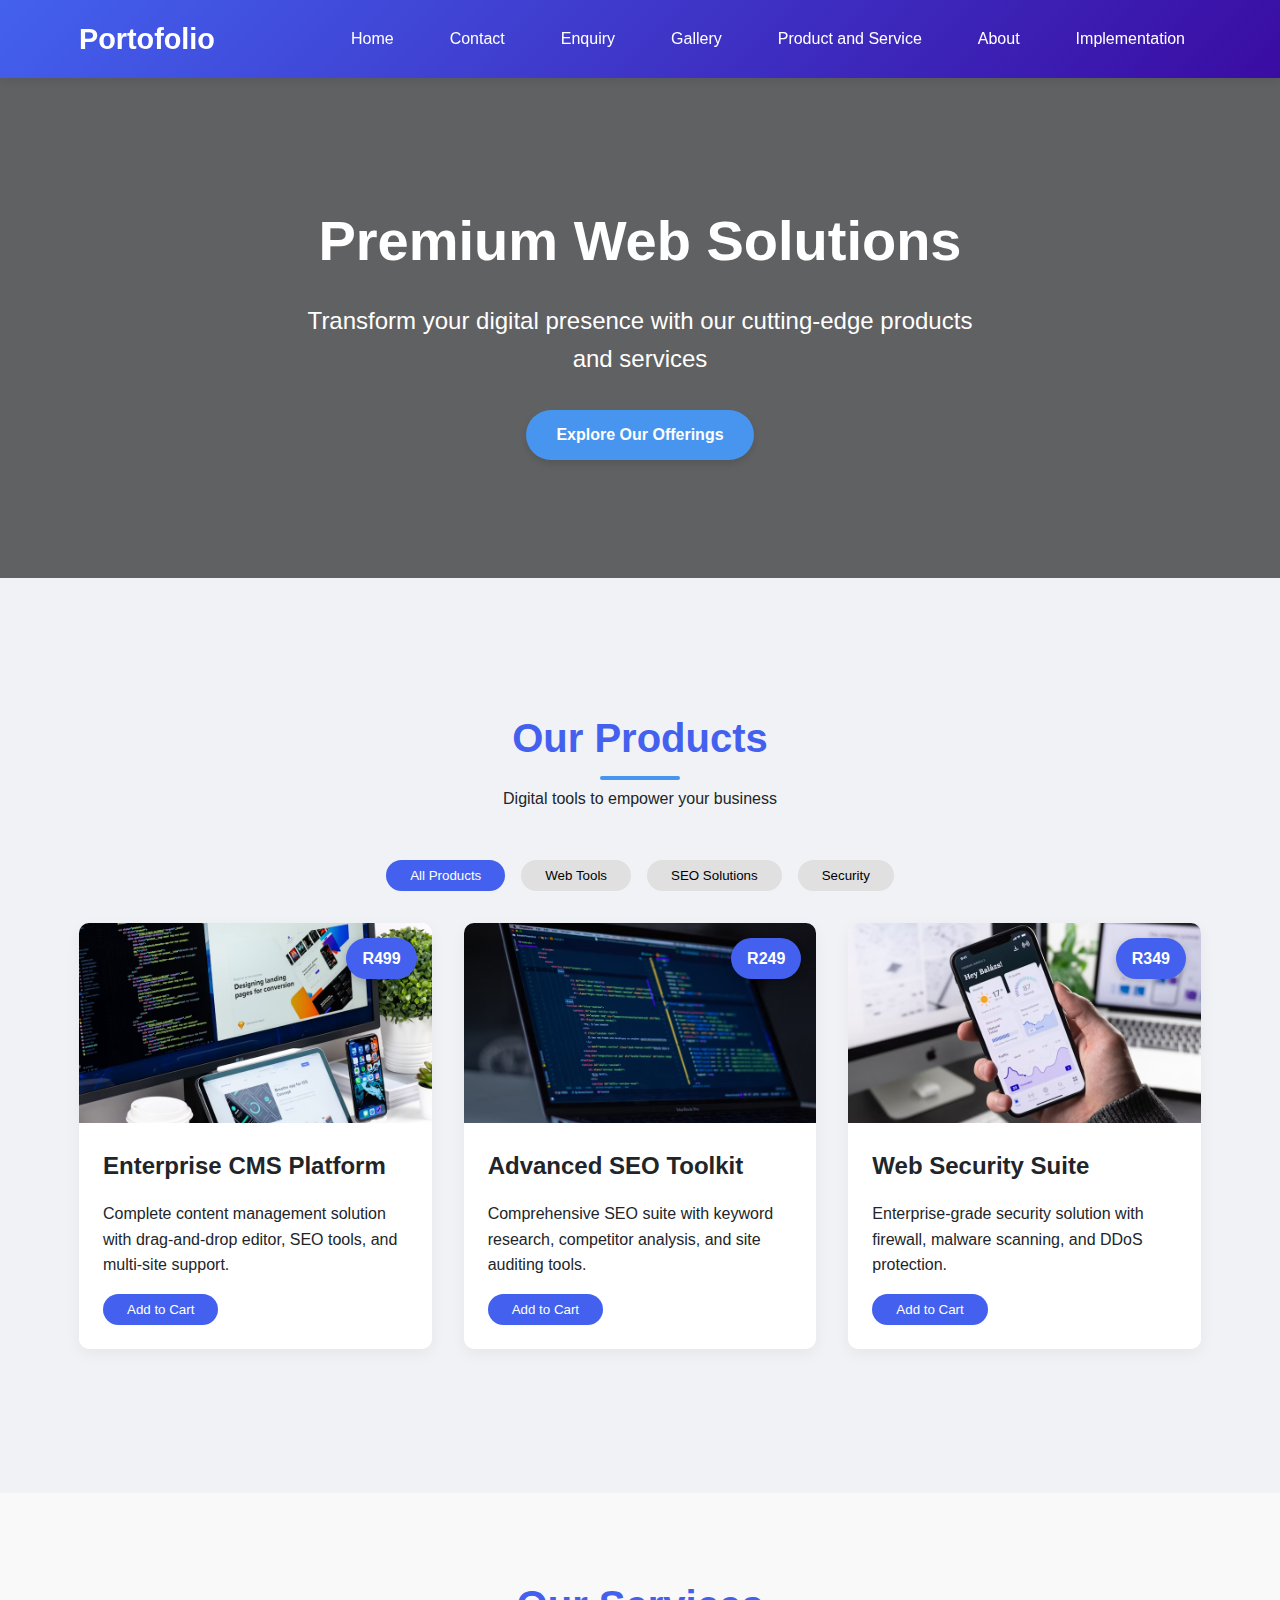
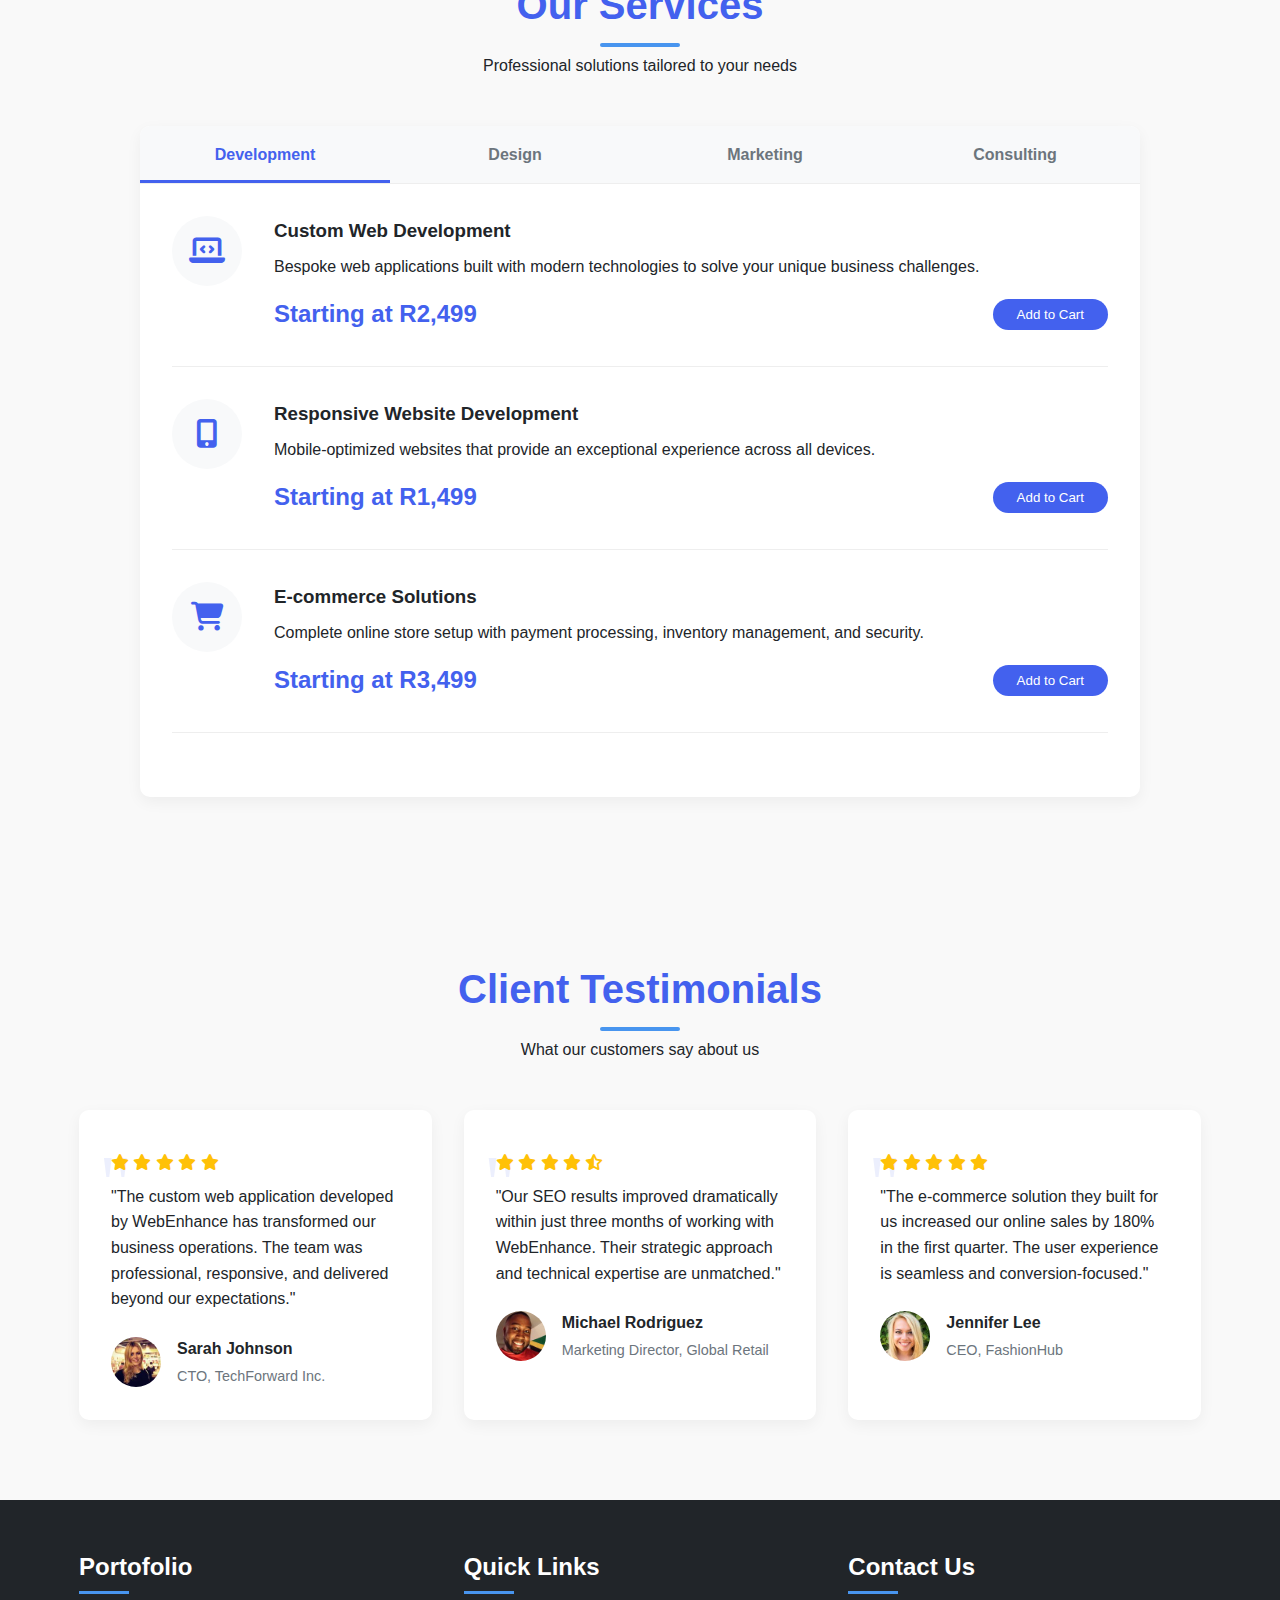
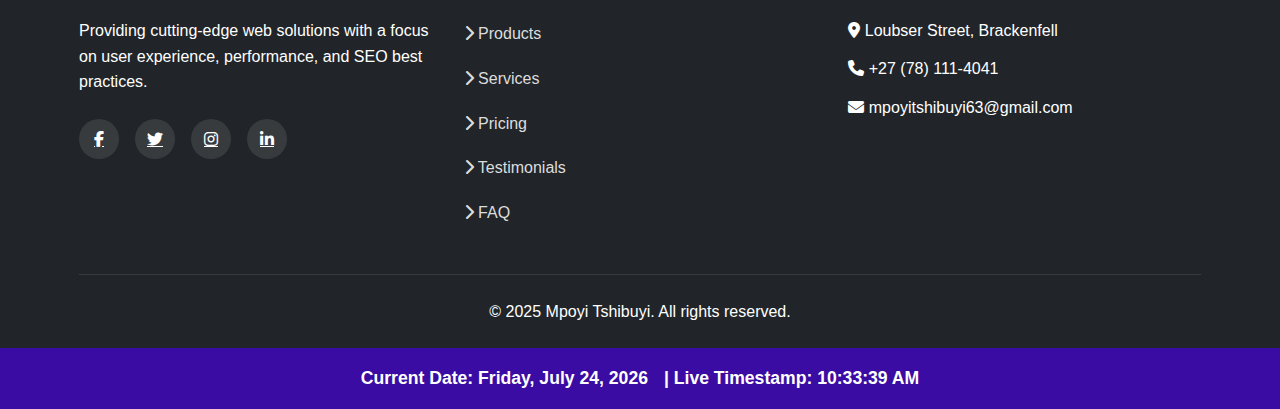
<file: products_and_services.html>
<!DOCTYPE html>
<html lang="en">
<head>
    <meta charset="UTF-8">
    <meta name="viewport" content="width=device-width, initial-scale=1.0">
    <meta name="description" content="Professional web development products and services">
    <meta name="keywords" content="web development, JavaScript, SEO, form validation, gallery, products, services">
    <title>Product & Service  | Portofolio Project</title>

    <!-- Font awesome CDN -->
    <link rel="stylesheet" href="https://cdnjs.cloudflare.com/ajax/libs/font-awesome/6.4.0/css/all.min.css">

    <!-- Jquery CDN -->
    <script src="https://code.jquery.com/jquery-3.6.0.min.js"></script>
   
    <!-- Css link -->
    <link rel="stylesheet" href="assets/css/product.css">
    
</head>
<body>
    <!-- Header Section -->
    <header>
        <div class="container">
           <nav>
                <div class="logo">Portofolio</div>
                <ul class="nav-links">
                    <li><a href="index.html">Home</a></li>
                    <li><a href="contact_us.html">Contact</a></li>
                    <li><a href="enquiry.html">Enquiry</a></li>
                    <li><a href="gallery.html">Gallery</a></li>
                    <li><a href="products_and_services.html">Product and Service</a></li>
                    <li><a href="about_us.html">About</a></li>
                    <li><a href="implementation.html">Implementation</a></li>
                </ul>
            </nav>
        </div>
    </header>

    <!-- Hero Section -->
    <section class="hero">
        <h1>Premium Web Solutions</h1>
        <p>Transform your digital presence with our cutting-edge products and services</p>
        <a href="#products" class="btn">Explore Our Offerings</a>
    </section>

    <!-- Products Section -->
    <section id="products">
        <div class="container">
            <div class="section-title">
                <h2>Our Products</h2>
                <p>Digital tools to empower your business</p>
            </div>
            
            <div class="category-filter">
                <button class="filter-btn active" data-filter="all">All Products</button>
                <button class="filter-btn" data-filter="web">Web Tools</button>
                <button class="filter-btn" data-filter="seo">SEO Solutions</button>
                <button class="filter-btn" data-filter="security">Security</button>
            </div>
            
            <div class="features">
                <div class="feature-card" data-category="web">
                    <div class="feature-img">
                        <img src="assets/images/gallery/gallery 1.avif" alt="gallery 1">
                    </div>
                    <span class="price-tag">R499</span>
                    <div class="feature-content">
                        <h3>Enterprise CMS Platform</h3>
                        <p>Complete content management solution with drag-and-drop editor, SEO tools, and multi-site support.</p>
                        <div class="pricing">
                            <button class="add-to-cart">Add to Cart</button>
                        </div>
                    </div>
                </div>
                
                <div class="feature-card" data-category="seo">
                    <div class="feature-img">
                        <img src="assets/images/gallery/gallery 2.avif" alt="gallery 2">
                    </div>
                    <span class="price-tag">R249</span>
                    <div class="feature-content">
                        <h3>Advanced SEO Toolkit</h3>
                        <p>Comprehensive SEO suite with keyword research, competitor analysis, and site auditing tools.</p>
                        <div class="pricing">
                            <button class="add-to-cart">Add to Cart</button>
                        </div>
                    </div>
                </div>
                
                <div class="feature-card" data-category="security">
                    <div class="feature-img">
                        <img src="assets/images/gallery/gallery 3.avif" alt="gallery  3">
                    </div>
                    <span class="price-tag">R349</span>
                    <div class="feature-content">
                        <h3>Web Security Suite</h3>
                        <p>Enterprise-grade security solution with firewall, malware scanning, and DDoS protection.</p>
                        <div class="pricing">
                            <button class="add-to-cart">Add to Cart</button>
                        </div>
                    </div>
                </div>
            </div>
        </div>
    </section>

    <!-- Services Section -->
    <section id="services" style="background-color: #f9f9f9;">
        <div class="container">
            <div class="section-title">
                <h2>Our Services</h2>
                <p>Professional solutions tailored to your needs</p>
            </div>
            
            <div class="service-tabs">
                <div class="service-tab-header">
                    <button class="service-tab-btn active" data-tab="development">Development</button>
                    <button class="service-tab-btn" data-tab="design">Design</button>
                    <button class="service-tab-btn" data-tab="marketing">Marketing</button>
                    <button class="service-tab-btn" data-tab="consulting">Consulting</button>
                </div>
                
                <div class="service-tab-content">
                    <div class="service-tab-pane active" id="development">
                        <div class="service-item">
                            <div class="service-icon">
                                <i class="fas fa-laptop-code"></i>
                            </div>
                            <div class="service-details">
                                <h3>Custom Web Development</h3>
                                <p>Bespoke web applications built with modern technologies to solve your unique business challenges.</p>
                                <div class="pricing">
                                    <span class="price">Starting at R2,499</span>
                                    <button class="add-to-cart">Add to Cart</button>
                                </div>
                            </div>
                        </div>
                        
                        <div class="service-item">
                            <div class="service-icon">
                                <i class="fas fa-mobile-alt"></i>
                            </div>
                            <div class="service-details">
                                <h3>Responsive Website Development</h3>
                                <p>Mobile-optimized websites that provide an exceptional experience across all devices.</p>
                                <div class="pricing">
                                    <span class="price">Starting at R1,499</span>
                                    <button class="add-to-cart">Add to Cart</button>
                                </div>
                            </div>
                        </div>
                        
                        <div class="service-item">
                            <div class="service-icon">
                                <i class="fas fa-shopping-cart"></i>
                            </div>
                            <div class="service-details">
                                <h3>E-commerce Solutions</h3>
                                <p>Complete online store setup with payment processing, inventory management, and security.</p>
                                <div class="pricing">
                                    <span class="price">Starting at R3,499</span>
                                    <button class="add-to-cart">Add to Cart</button>
                                </div>
                            </div>
                        </div>
                    </div>
                    
                    <div class="service-tab-pane" id="design">
                        <div class="service-item">
                            <div class="service-icon">
                                <i class="fas fa-paint-brush"></i>
                            </div>
                            <div class="service-details">
                                <h3>UI/UX Design</h3>
                                <p>User-centered design solutions that enhance engagement and conversion rates.</p>
                                <div class="pricing">
                                    <span class="price">Starting at R1,799</span>
                                    <button class="add-to-cart">Add to Cart</button>
                                </div>
                            </div>
                        </div>
                        
                        <div class="service-item">
                            <div class="service-icon">
                                <i class="fas fa-palette"></i>
                            </div>
                            <div class="service-details">
                                <h3>Brand Identity Design</h3>
                                <p>Comprehensive branding package including logo, color scheme, and visual guidelines.</p>
                                <div class="pricing">
                                    <span class="price">Starting at R999</span>
                                    <button class="add-to-cart">Add to Cart</button>
                                </div>
                            </div>
                        </div>
                    </div>
                    
                    <div class="service-tab-pane" id="marketing">
                        <div class="service-item">
                            <div class="service-icon">
                                <i class="fas fa-chart-line"></i>
                            </div>
                            <div class="service-details">
                                <h3>SEO Optimization</h3>
                                <p>Comprehensive search engine optimization to increase visibility and organic traffic.</p>
                                <div class="pricing">
                                    <span class="price">Starting at R499/mo</span>
                                    <button class="add-to-cart">Add to Cart</button>
                                </div>
                            </div>
                        </div>
                        
                        <div class="service-item">
                            <div class="service-icon">
                                <i class="fas fa-bullhorn"></i>
                            </div>
                            <div class="service-details">
                                <h3>Social Media Marketing</h3>
                                <p>Strategic social media campaigns to build brand awareness and drive engagement.</p>
                                <div class="pricing">
                                    <span class="price">Starting at R799/mo</span>
                                    <button class="add-to-cart">Add to Cart</button>
                                </div>
                            </div>
                        </div>
                    </div>
                    
                    <div class="service-tab-pane" id="consulting">
                        <div class="service-item">
                            <div class="service-icon">
                                <i class="fas fa-lightbulb"></i>
                            </div>
                            <div class="service-details">
                                <h3>Digital Strategy Consulting</h3>
                                <p>Expert guidance to develop a comprehensive digital roadmap for your business.</p>
                                <div class="pricing">
                                    <span class="price">Starting at R299/hr</span>
                                    <button class="add-to-cart">Add to Cart</button>
                                </div>
                            </div>
                        </div>
                        
                        <div class="service-item">
                            <div class="service-icon">
                                <i class="fas fa-tachometer-alt"></i>
                            </div>
                            <div class="service-details">
                                <h3>Performance Optimization</h3>
                                <p>Technical audit and optimization to improve website speed and user experience.</p>
                                <div class="pricing">
                                    <span class="price">Starting at R1,499</span>
                                    <button class="add-to-cart">Add to Cart</button>
                                </div>
                            </div>
                        </div>
                    </div>
                </div>
            </div>
        </div>
    </section>

  
    <!-- Testimonials Section -->
    <section id="testimonials" style="background-color: #f9f9f9;">
        <div class="container">
            <div class="section-title">
                <h2>Client Testimonials</h2>
                <p>What our customers say about us</p>
            </div>
            
            <div class="testimonial-grid">
                <div class="testimonial-card">
                    <div class="testimonial-content">
                        <div class="stars">
                            <i class="fas fa-star"></i>
                            <i class="fas fa-star"></i>
                            <i class="fas fa-star"></i>
                            <i class="fas fa-star"></i>
                            <i class="fas fa-star"></i>
                        </div>
                        <p>"The custom web application developed by WebEnhance has transformed our business operations. The team was professional, responsive, and delivered beyond our expectations."</p>
                        <div class="testimonial-author">
                            <div class="author-avatar">
                                <img src="assets/images/gallery/sarah.jpg" alt="Sarah Johnson">
                            </div>
                            <div class="author-details">
                                <h4>Sarah Johnson</h4>
                                <p>CTO, TechForward Inc.</p>
                            </div>
                        </div>
                    </div>
                </div>
                
                <div class="testimonial-card">
                    <div class="testimonial-content">
                        <div class="stars">
                            <i class="fas fa-star"></i>
                            <i class="fas fa-star"></i>
                            <i class="fas fa-star"></i>
                            <i class="fas fa-star"></i>
                            <i class="fas fa-star-half-alt"></i>
                        </div>
                        <p>"Our SEO results improved dramatically within just three months of working with WebEnhance. Their strategic approach and technical expertise are unmatched."</p>
                        <div class="testimonial-author">
                            <div class="author-avatar">
                                <img src="assets/images/gallery/michael.jpg" alt="Michael Rodriguez">
                            </div>
                            <div class="author-details">
                                <h4>Michael Rodriguez</h4>
                                <p>Marketing Director, Global Retail</p>
                            </div>
                        </div>
                    </div>
                </div>
                
                <div class="testimonial-card">
                    <div class="testimonial-content">
                        <div class="stars">
                            <i class="fas fa-star"></i>
                            <i class="fas fa-star"></i>
                            <i class="fas fa-star"></i>
                            <i class="fas fa-star"></i>
                            <i class="fas fa-star"></i>
                        </div>
                        <p>"The e-commerce solution they built for us increased our online sales by 180% in the first quarter. The user experience is seamless and conversion-focused."</p>
                        <div class="testimonial-author">
                            <div class="author-avatar">
                                <img src="assets/images/gallery/jennifer.jpg" alt="Jennifer Lee">
                            </div>
                            <div class="author-details">
                                <h4>Jennifer Lee</h4>
                                <p>CEO, FashionHub</p>
                            </div>
                        </div>
                    </div>
                </div>
            </div>
        </div>
    </section>

    <!-- Footer -->
    <footer>
        <div class="container">
            <div class="footer-content">
                <div class="footer-column">
                    <h3>Portofolio</h3>
                    <p>Providing cutting-edge web solutions with a focus on user experience, performance, and SEO best practices.</p>
                    <div class="social-links">
                        <a href="#"><i class="fab fa-facebook-f"></i></a>
                        <a href="#"><i class="fab fa-twitter"></i></a>
                        <a href="#"><i class="fab fa-instagram"></i></a>
                        <a href="#"><i class="fab fa-linkedin-in"></i></a>
                    </div>
                </div>
                
                <div class="footer-column">
                    <h3>Quick Links</h3>
                    <ul class="footer-links">
                        <li><a href="#products"><i class="fas fa-chevron-right"></i> Products</a></li>
                        <li><a href="#services"><i class="fas fa-chevron-right"></i> Services</a></li>
                        <li><a href="#pricing"><i class="fas fa-chevron-right"></i> Pricing</a></li>
                        <li><a href="#testimonials"><i class="fas fa-chevron-right"></i> Testimonials</a></li>
                        <li><a href="#faq"><i class="fas fa-chevron-right"></i> FAQ</a></li>
                    </ul>
                </div>
                
                <div class="footer-column">
                    <h3>Contact Us</h3>
                    <ul class="footer-links">
                        <li><i class="fas fa-map-marker-alt"></i> Loubser Street, Brackenfell </li>
                        <li><i class="fas fa-phone"></i> +27 (78) 111-4041</li>
                        <li><i class="fas fa-envelope"></i> mpoyitshibuyi63@gmail.com</li>
                    </ul>
                </div>
            </div>
            
            <div class="footer-bottom">
                <p>&copy; 2025 Mpoyi Tshibuyi. All rights reserved.</p>
            </div>
        </div>
    </footer>
    
    <!-- Timestamp Section -->
    <div class="timestamp">
        <span id="current-date">Current Date: </span>
        <span id="live-timestamp"> | Live Timestamp: </span>
    </div>

  <script  src="assets/js/product.js"></script>
</body>
</html>
</file>
<file: assets/css/about.css>
:root {
            --primary: #4361ee;
            --secondary: #3a0ca3;
            --accent: #4895ef;
            --light: #f8f9fa;
            --dark: #212529;
            --success: #4cc9f0;
            --warning: #f72585;
            --gray: #6c757d;
        }
        
        * {
            margin: 0;
            padding: 0;
            box-sizing: border-box;
            font-family: 'Segoe UI', Tahoma, Geneva, Verdana, sans-serif;
        }
        
        body {
            background-color: #f0f2f5;
            color: var(--dark);
            line-height: 1.6;
        }
        
        header {
            background: linear-gradient(135deg, var(--primary), var(--secondary));
            color: white;
            padding: 1rem 0;
            position: sticky;
            top: 0;
            z-index: 100;
            box-shadow: 0 2px 10px rgba(0,0,0,0.1);
        }
        
        .container {
            width: 90%;
            max-width: 1200px;
            margin: 0 auto;
            padding: 0 15px;
        }
        
        nav {
            display: flex;
            justify-content: space-between;
            align-items: center;
            flex-wrap: wrap;
        }
        
        .logo {
            font-size: 1.8rem;
            font-weight: 700;
            color: white;
        }
        
        .nav-links {
            display: flex;
            list-style: none;
            flex-wrap: wrap;
        }
        
        .nav-links li {
            margin-left: 1.5rem;
        }
        
        .nav-links a {
            color: white;
            text-decoration: none;
            font-weight: 500;
            transition: all 0.3s ease;
            padding: 0.5rem 1rem;
            border-radius: 4px;
            display: block;
        }
        
        .nav-links a.active {
            background-color: rgba(255,255,255,0.2);
        }
        
        .nav-links a:hover {
            background-color: rgba(255,255,255,0.1);
        }
        
        .hero {
            background: linear-gradient(rgba(0,0,0,0.6), rgba(0,0,0,0.6)), url('https://images.unsplash.com/photo-1499951360447-b19be8fe80f5?ixlib=rb-4.0.3&ixid=M3wxMjA3fDB8MHxwaG90by1wYWdlfHx8fGVufDB8fHx8fA%3D%3D&auto=format&fit=crop&w=2070&q=80') center/cover no-repeat;
            height: 500px;
            display: flex;
            flex-direction: column;
            justify-content: center;
            align-items: center;
            text-align: center;
            color: white;
            margin-bottom: 3rem;
        }
        
        .hero h1 {
            font-size: 3.5rem;
            margin-bottom: 1rem;
            animation: fadeInDown 1s ease;
        }
        
        .hero p {
            font-size: 1.5rem;
            max-width: 700px;
            margin-bottom: 2rem;
            animation: fadeInUp 1s ease;
        }
        
        .btn {
            display: inline-block;
            background-color: var(--accent);
            color: white;
            padding: 12px 30px;
            border-radius: 50px;
            text-decoration: none;
            font-weight: 600;
            transition: all 0.3s ease;
            border: none;
            cursor: pointer;
            font-size: 1rem;
            box-shadow: 0 4px 6px rgba(0,0,0,0.1);
        }
        
        .btn:hover {
            background-color: var(--secondary);
            transform: translateY(-3px);
            box-shadow: 0 10px 20px rgba(0,0,0,0.15);
        }
        
        section {
            padding: 5rem 0;
        }
        
        .section-title {
            text-align: center;
            margin-bottom: 3rem;
        }
        
        .section-title h2 {
            font-size: 2.5rem;
            color: var(--primary);
            margin-bottom: 1rem;
            position: relative;
            display: inline-block;
        }
        
        .section-title h2::after {
            content: '';
            position: absolute;
            bottom: -10px;
            left: 50%;
            transform: translateX(-50%);
            width: 80px;
            height: 4px;
            background-color: var(--accent);
            border-radius: 2px;
        }
        
        .features {
            display: grid;
            grid-template-columns: repeat(auto-fit, minmax(300px, 1fr));
            gap: 2rem;
            margin-bottom: 4rem;
        }
        
        .feature-card {
            background-color: white;
            border-radius: 10px;
            overflow: hidden;
            box-shadow: 0 5px 15px rgba(0,0,0,0.05);
            transition: all 0.3s ease;
            display: flex;
            flex-direction: column;
            height: 100%;
        }
        
        .feature-card:hover {
            transform: translateY(-10px);
            box-shadow: 0 15px 30px rgba(0,0,0,0.1);
        }
        
        .feature-img {
            height: 200px;
            overflow: hidden;
        }
        
        .feature-img img {
            width: 100%;
            height: 100%;
            object-fit: cover;
            transition: transform 0.5s ease;
        }
        
        .feature-card:hover .feature-img img {
            transform: scale(1.1);
        }
        
        .feature-content {
            padding: 1.5rem;
            flex: 1;
            display: flex;
            flex-direction: column;
        }
        
        .feature-content h3 {
            font-size: 1.5rem;
            margin-bottom: 1rem;
            color: var(--dark);
        }
        
        .accordion {
            max-width: 800px;
            margin: 0 auto 4rem;
        }
        
        .accordion-item {
            background-color: white;
            border-radius: 8px;
            margin-bottom: 1rem;
            box-shadow: 0 2px 10px rgba(0,0,0,0.05);
            overflow: hidden;
        }
        
        .accordion-header {
            padding: 1.5rem;
            background-color: var(--primary);
            color: white;
            cursor: pointer;
            display: flex;
            justify-content: space-between;
            align-items: center;
            font-weight: 600;
        }
        
        .accordion-content {
            padding: 0 1.5rem;
            max-height: 0;
            overflow: hidden;
            transition: max-height 0.3s ease, padding 0.3s ease;
        }
        
        .accordion-content.show {
            padding: 1.5rem;
            max-height: 1000px;
        }
        
        .tabs {
            max-width: 800px;
            margin: 0 auto 4rem;
            background-color: white;
            border-radius: 10px;
            overflow: hidden;
            box-shadow: 0 5px 15px rgba(0,0,0,0.05);
        }
        
        .tab-header {
            display: flex;
            background-color: var(--light);
            border-bottom: 1px solid #eee;
            flex-wrap: wrap;
        }
        
        .tab-btn {
            padding: 1.2rem 2rem;
            background: none;
            border: none;
            cursor: pointer;
            font-size: 1rem;
            font-weight: 600;
            color: var(--gray);
            transition: all 0.3s ease;
            position: relative;
        }
        
        .tab-btn.active {
            color: var(--primary);
        }
        
        .tab-btn.active::after {
            content: '';
            position: absolute;
            bottom: 0;
            left: 0;
            width: 100%;
            height: 3px;
            background-color: var(--primary);
        }
        
        .tab-content {
            padding: 2rem;
        }
        
        .tab-pane {
            display: none;
        }
        
        .tab-pane.active {
            display: block;
            animation: fadeIn 0.5s ease;
        }
        
        .gallery {
            display: grid;
            grid-template-columns: repeat(auto-fill, minmax(250px, 1fr));
            gap: 1.5rem;
            margin-bottom: 3rem;
        }
        
        .gallery-item {
            border-radius: 8px;
            overflow: hidden;
            height: 250px;
            cursor: pointer;
            position: relative;
            box-shadow: 0 3px 10px rgba(0,0,0,0.1);
        }
        
        .gallery-item img {
            width: 100%;
            height: 100%;
            object-fit: cover;
            transition: transform 0.3s ease;
        }
        
        .gallery-item:hover img {
            transform: scale(1.05);
        }
        
        .gallery-item::after {
            content: '';
            position: absolute;
            top: 0;
            left: 0;
            width: 100%;
            height: 100%;
            background: rgba(0,0,0,0.3);
            opacity: 0;
            transition: opacity 0.3s ease;
        }
        
        .gallery-item:hover::after {
            opacity: 1;
        }
        
        .lightbox {
            position: fixed;
            top: 0;
            left: 0;
            width: 100%;
            height: 100%;
            background-color: rgba(0,0,0,0.9);
            display: flex;
            justify-content: center;
            align-items: center;
            z-index: 1000;
            opacity: 0;
            pointer-events: none;
            transition: opacity 0.3s ease;
        }
        
        .lightbox.show {
            opacity: 1;
            pointer-events: all;
        }
        
        .lightbox-content {
            max-width: 90%;
            max-height: 90%;
            position: relative;
        }
        
        .lightbox-content img {
            max-width: 100%;
            max-height: 80vh;
            display: block;
            border-radius: 8px;
            box-shadow: 0 0 30px rgba(0,0,0,0.6);
        }
        
        .lightbox-close {
            position: absolute;
            top: -40px;
            right: 0;
            color: white;
            font-size: 2.5rem;
            cursor: pointer;
            transition: transform 0.3s ease;
        }
        
        .lightbox-close:hover {
            transform: scale(1.1);
        }
        
        .search-container {
            max-width: 800px;
            margin: 0 auto 3rem;
            display: flex;
            box-shadow: 0 4px 10px rgba(0,0,0,0.1);
            border-radius: 50px;
            overflow: hidden;
        }
        
        .search-input {
            flex: 1;
            padding: 1rem 1.5rem;
            border: none;
            font-size: 1rem;
            outline: none;
        }
        
        .search-btn {
            padding: 0 2rem;
            background-color: var(--primary);
            color: white;
            border: none;
            cursor: pointer;
            font-weight: 600;
            transition: background-color 0.3s ease;
        }
        
        .search-btn:hover {
            background-color: var(--secondary);
        }
        
        .form-container {
            max-width: 800px;
            margin: 0 auto;
            background-color: white;
            padding: 2.5rem;
            border-radius: 10px;
            box-shadow: 0 5px 15px rgba(0,0,0,0.05);
        }
        
        .form-group {
            margin-bottom: 1.5rem;
        }
        
        .form-label {
            display: block;
            margin-bottom: 0.5rem;
            font-weight: 600;
            color: var(--dark);
        }
        
        .form-control {
            width: 100%;
            padding: 0.8rem 1rem;
            border: 1px solid #ddd;
            border-radius: 4px;
            font-size: 1rem;
            transition: border-color 0.3s ease;
        }
        
        .form-control:focus {
            border-color: var(--primary);
            outline: none;
            box-shadow: 0 0 0 3px rgba(67, 97, 238, 0.2);
        }
        
        .error {
            color: var(--warning);
            font-size: 0.875rem;
            margin-top: 0.3rem;
            display: none;
        }
        
        .form-row {
            display: flex;
            gap: 1.5rem;
            margin-bottom: 1.5rem;
        }
        
        .form-row .form-group {
            flex: 1;
            margin-bottom: 0;
        }
        
        .radio-group {
            display: flex;
            gap: 1rem;
            margin-top: 0.5rem;
        }
        
        .radio-group label {
            display: flex;
            align-items: center;
            gap: 0.5rem;
            cursor: pointer;
        }
        
        footer {
            background-color: var(--dark);
            color: white;
            padding: 3rem 0 1.5rem;
        }
        
        .footer-content {
            display: grid;
            grid-template-columns: repeat(auto-fit, minmax(250px, 1fr));
            gap: 2rem;
            margin-bottom: 2rem;
        }
        
        .footer-column h3 {
            font-size: 1.5rem;
            margin-bottom: 1.5rem;
            position: relative;
            padding-bottom: 0.5rem;
        }
        
        .footer-column h3::after {
            content: '';
            position: absolute;
            bottom: 0;
            left: 0;
            width: 50px;
            height: 3px;
            background-color: var(--accent);
        }
        
        .footer-links {
            list-style: none;
        }
        
        .footer-links li {
            margin-bottom: 0.8rem;
        }
        
        .footer-links a {
            color: #ddd;
            text-decoration: none;
            transition: color 0.3s ease;
            display: inline-block;
            padding: 0.2rem 0;
        }
        
        .footer-links a:hover {
            color: var(--accent);
            transform: translateX(5px);
        }
        
        .social-links {
            display: flex;
            gap: 1rem;
            margin-top: 1.5rem;
        }
        
        .social-links a {
            display: flex;
            justify-content: center;
            align-items: center;
            width: 40px;
            height: 40px;
            background-color: rgba(255,255,255,0.1);
            border-radius: 50%;
            color: white;
            transition: all 0.3s ease;
        }
        
        .social-links a:hover {
            background-color: var(--accent);
            transform: translateY(-3px);
        }
        
        .footer-bottom {
            text-align: center;
            padding-top: 1.5rem;
            border-top: 1px solid rgba(255,255,255,0.1);
        }
        
        .timestamp {
            background-color: var(--secondary);
            color: white;
            padding: 1rem;
            text-align: center;
            font-size: 1.1rem;
            font-weight: 600;
            display: flex;
            justify-content: center;
            gap: 1rem;
            flex-wrap: wrap;
        }
        
        @keyframes fadeIn {
            from { opacity: 0; }
            to { opacity: 1; }
        }
        
        @keyframes fadeInDown {
            from {
                opacity: 0;
                transform: translateY(-20px);
            }
            to {
                opacity: 1;
                transform: translateY(0);
            }
        }
        
        @keyframes fadeInUp {
            from {
                opacity: 0;
                transform: translateY(20px);
            }
            to {
                opacity: 1;
                transform: translateY(0);
            }
        }
        
        .modal {
            position: fixed;
            top: 0;
            left: 0;
            width: 100%;
            height: 100%;
            background-color: rgba(0,0,0,0.7);
            display: flex;
            justify-content: center;
            align-items: center;
            z-index: 1000;
            opacity: 0;
            pointer-events: none;
            transition: opacity 0.3s ease;
        }
        
        .modal.show {
            opacity: 1;
            pointer-events: all;
        }
        
        .modal-content {
            background-color: white;
            border-radius: 10px;
            max-width: 500px;
            width: 90%;
            padding: 2rem;
            position: relative;
            transform: translateY(-20px);
            transition: transform 0.3s ease;
            box-shadow: 0 5px 25px rgba(0,0,0,0.2);
        }
        
        .modal.show .modal-content {
            transform: translateY(0);
        }
        
        .modal-close {
            position: absolute;
            top: 15px;
            right: 15px;
            font-size: 1.5rem;
            cursor: pointer;
            color: var(--gray);
            transition: color 0.3s ease;
        }
        
        .modal-close:hover {
            color: var(--dark);
        }
        
        .search-results {
            max-width: 800px;
            margin: 0 auto;
            background-color: white;
            border-radius: 10px;
            padding: 2rem;
            box-shadow: 0 5px 15px rgba(0,0,0,0.05);
        }
        
        .result-item {
            padding: 1.5rem;
            border-bottom: 1px solid #eee;
            transition: background-color 0.3s ease;
        }
        
        .result-item:hover {
            background-color: #f9f9f9;
        }
        
        .result-item h3 {
            color: var(--primary);
            margin-bottom: 0.5rem;
        }
        
        /* New About Page Styles */
        .about-hero {
            background: linear-gradient(rgba(0,0,0,0.6), rgba(0,0,0,0.6)), url('https://images.unsplash.com/photo-1497366754035-f200968a6e72?ixlib=rb-4.0.3&ixid=M3wxMjA3fDB8MHxwaG90by1wYWdlfHx8fGVufDB8fHx8fA%3D%3D&auto=format&fit=crop&w=2070&q=80') center/cover no-repeat;
            height: 500px;
            display: flex;
            flex-direction: column;
            justify-content: center;
            align-items: center;
            text-align: center;
            color: white;
            margin-bottom: 3rem;
        }
        
        .mission-section {
            background-color: var(--light);
            padding: 5rem 0;
        }
        
        .mission-content {
            display: flex;
            flex-wrap: wrap;
            align-items: center;
            gap: 3rem;
        }
        
        .mission-text {
            flex: 1;
            min-width: 300px;
        }
        
        .mission-image {
            flex: 1;
            min-width: 300px;
            border-radius: 10px;
            overflow: hidden;
            box-shadow: 0 10px 30px rgba(0,0,0,0.1);
        }
        
        .mission-image img {
            width: 100%;
            height: auto;
            display: block;
        }
        
        .team-grid {
            display: grid;
            grid-template-columns: repeat(auto-fit, minmax(250px, 1fr));
            gap: 2rem;
        }
        
        .team-card {
            background-color: white;
            border-radius: 10px;
            overflow: hidden;
            box-shadow: 0 5px 15px rgba(0,0,0,0.05);
            transition: all 0.3s ease;
            text-align: center;
        }
        
        .team-card:hover {
            transform: translateY(-10px);
            box-shadow: 0 15px 30px rgba(0,0,0,0.1);
        }
        
        .team-img {
            height: 280px;
            overflow: hidden;
        }
        
        .team-img img {
            width: 100%;
            height: 100%;
            object-fit: cover;
            transition: transform 0.5s ease;
        }
        
        .team-card:hover .team-img img {
            transform: scale(1.1);
        }
        
        .team-info {
            padding: 1.5rem;
        }
        
        .team-info h3 {
            margin-bottom: 0.5rem;
            color: var(--primary);
        }
        
        .team-info .position {
            color: var(--gray);
            margin-bottom: 1rem;
            display: block;
        }
        
        .values-section {
            background-color: var(--light);
        }
        
        .values-grid {
            display: grid;
            grid-template-columns: repeat(auto-fit, minmax(300px, 1fr));
            gap: 2rem;
        }
        
        .value-card {
            background-color: white;
            border-radius: 10px;
            padding: 2rem;
            box-shadow: 0 5px 15px rgba(0,0,0,0.05);
            text-align: center;
            transition: all 0.3s ease;
        }
        
        .value-card:hover {
            transform: translateY(-5px);
            box-shadow: 0 10px 25px rgba(0,0,0,0.1);
        }
        
        .value-icon {
            font-size: 3rem;
            color: var(--primary);
            margin-bottom: 1.5rem;
        }
        
        .timeline {
            max-width: 900px;
            margin: 0 auto;
            position: relative;
        }
        
        .timeline::before {
            content: '';
            position: absolute;
            top: 0;
            bottom: 0;
            left: 50%;
            width: 4px;
            background-color: var(--accent);
            margin-left: -2px;
        }
        
        .timeline-item {
            position: relative;
            margin-bottom: 3rem;
            width: 50%;
            box-sizing: border-box;
        }
        
        .timeline-item:nth-child(odd) {
            left: 0;
            padding-right: 3rem;
            text-align: right;
        }
        
        .timeline-item:nth-child(even) {
            left: 50%;
            padding-left: 3rem;
        }
        
        .timeline-content {
            background-color: white;
            border-radius: 8px;
            padding: 1.5rem;
            box-shadow: 0 5px 15px rgba(0,0,0,0.05);
            position: relative;
        }
        
        .timeline-content::after {
            content: '';
            position: absolute;
            top: 20px;
            width: 20px;
            height: 20px;
            background-color: white;
            border: 4px solid var(--accent);
            border-radius: 50%;
        }
        
        .timeline-item:nth-child(odd) .timeline-content::after {
            right: -42px;
        }
        
        .timeline-item:nth-child(even) .timeline-content::after {
            left: -42px;
        }
        
        .timeline-year {
            font-weight: bold;
            color: var(--primary);
            margin-bottom: 0.5rem;
        }
        
        .stats-section {
            background: linear-gradient(135deg, var(--primary), var(--secondary));
            color: white;
            padding: 4rem 0;
        }
        
        .stats-grid {
            display: grid;
            grid-template-columns: repeat(auto-fit, minmax(200px, 1fr));
            gap: 2rem;
            text-align: center;
        }
        
        .stat-item {
            padding: 1.5rem;
        }
        
        .stat-number {
            font-size: 3rem;
            font-weight: 700;
            margin-bottom: 0.5rem;
        }
        
        .cta-section {
            text-align: center;
            padding: 5rem 0;
        }
        
        @media (max-width: 768px) {
            .nav-links {
                margin-top: 1rem;
                width: 100%;
            }
            
            .nav-links li {
                margin-left: 0;
                margin-right: 1rem;
                margin-bottom: 0.5rem;
            }
            
            .hero, .about-hero {
                height: 400px;
            }
            
            .hero h1, .about-hero h1 {
                font-size: 2.5rem;
            }
            
            .hero p, .about-hero p {
                font-size: 1.2rem;
                padding: 0 1rem;
            }
            
            .form-row {
                flex-direction: column;
                gap: 0;
            }
            
            .section-title h2 {
                font-size: 2rem;
            }
            
            .gallery {
                grid-template-columns: repeat(auto-fill, minmax(200px, 1fr));
            }
            
            .timestamp {
                flex-direction: column;
                gap: 0.5rem;
            }
            
            .timeline::before {
                left: 31px;
            }
            
            .timeline-item {
                width: 100%;
                padding-left: 70px;
                padding-right: 0;
                text-align: left;
            }
            
            .timeline-item:nth-child(odd) {
                left: 0;
                padding-right: 0;
                text-align: left;
            }
            
            .timeline-item:nth-child(even) {
                left: 0;
                padding-left: 70px;
            }
            
            .timeline-content::after {
                left: 22px !important;
            }
        }
</file>
<file: assets/css/form.css>
:root {
            --primary: #4361ee;
            --secondary: #3a0ca3;
            --accent: #4895ef;
            --light: #f8f9fa;
            --dark: #212529;
            --success: #4cc9f0;
            --warning: #f72585;
            --gray: #6c757d;
        }
        
        * {
            margin: 0;
            padding: 0;
            box-sizing: border-box;
            font-family: 'Segoe UI', Tahoma, Geneva, Verdana, sans-serif;
        }
        
        body {
            background-color: #f0f2f5;
            color: var(--dark);
            line-height: 1.6;
        }
        
        header {
            background: linear-gradient(135deg, var(--primary), var(--secondary));
            color: white;
            padding: 1rem 0;
            position: sticky;
            top: 0;
            z-index: 100;
            box-shadow: 0 2px 10px rgba(0,0,0,0.1);
        }
        
        .container {
            width: 90%;
            max-width: 1200px;
            margin: 0 auto;
            padding: 0 15px;
        }
        
        nav {
            display: flex;
            justify-content: space-between;
            align-items: center;
            flex-wrap: wrap;
        }
        
        .logo {
            font-size: 1.8rem;
            font-weight: 700;
            color: white;
        }
        
        .nav-links {
            display: flex;
            list-style: none;
            flex-wrap: wrap;
        }
        
        .nav-links li {
            margin-left: 1.5rem;
        }
        
        .nav-links a {
            color: white;
            text-decoration: none;
            font-weight: 500;
            transition: all 0.3s ease;
            padding: 0.5rem 1rem;
            border-radius: 4px;
            display: block;
        }
        
        .nav-links a:hover {
            background-color: rgba(255,255,255,0.1);
        }
        
        .hero {
            background: linear-gradient(rgba(0,0,0,0.6), rgba(0,0,0,0.6)), url('https://images.unsplash.com/photo-1499951360447-b19be8fe80f5?ixlib=rb-4.0.3&ixid=M3wxMjA3fDB8MHxwaG90by1wYWdlfHx8fGVufDB8fHx8fA%3D%3D&auto=format&fit=crop&w=2070&q=80') center/cover no-repeat;
            height: 300px;
            display: flex;
            flex-direction: column;
            justify-content: center;
            align-items: center;
            text-align: center;
            color: white;
            margin-bottom: 3rem;
        }
        
        .hero h1 {
            font-size: 2.8rem;
            margin-bottom: 1rem;
            animation: fadeInDown 1s ease;
        }
        
        .btn {
            display: inline-block;
            background-color: var(--accent);
            color: white;
            padding: 12px 30px;
            border-radius: 50px;
            text-decoration: none;
            font-weight: 600;
            transition: all 0.3s ease;
            border: none;
            cursor: pointer;
            font-size: 1rem;
            box-shadow: 0 4px 6px rgba(0,0,0,0.1);
        }
        
        .btn:hover {
            background-color: var(--secondary);
            transform: translateY(-3px);
            box-shadow: 0 10px 20px rgba(0,0,0,0.15);
        }
        
        section {
            padding: 5rem 0;
        }
        
        .section-title {
            text-align: center;
            margin-bottom: 3rem;
        }
        
        .section-title h2 {
            font-size: 2.5rem;
            color: var(--primary);
            margin-bottom: 1rem;
            position: relative;
            display: inline-block;
        }
        
        .section-title h2::after {
            content: '';
            position: absolute;
            bottom: -10px;
            left: 50%;
            transform: translateX(-50%);
            width: 80px;
            height: 4px;
            background-color: var(--accent);
            border-radius: 2px;
        }
        
        .form-container {
            max-width: 800px;
            margin: 0 auto;
            background-color: white;
            padding: 2.5rem;
            border-radius: 10px;
            box-shadow: 0 5px 15px rgba(0,0,0,0.05);
        }
        
        .form-group {
            margin-bottom: 1.5rem;
        }
        
        .form-label {
            display: block;
            margin-bottom: 0.5rem;
            font-weight: 600;
            color: var(--dark);
        }
        
        .form-control {
            width: 100%;
            padding: 0.8rem 1rem;
            border: 1px solid #ddd;
            border-radius: 4px;
            font-size: 1rem;
            transition: border-color 0.3s ease;
        }
        
        .form-control:focus {
            border-color: var(--primary);
            outline: none;
            box-shadow: 0 0 0 3px rgba(67, 97, 238, 0.2);
        }
        
        .error {
            color: var(--warning);
            font-size: 0.875rem;
            margin-top: 0.3rem;
            display: none;
        }
        
        .form-row {
            display: flex;
            gap: 1.5rem;
            margin-bottom: 1.5rem;
        }
        
        .form-row .form-group {
            flex: 1;
            margin-bottom: 0;
        }
        
        .radio-group {
            display: flex;
            gap: 1rem;
            margin-top: 0.5rem;
        }
        
        .radio-group label {
            display: flex;
            align-items: center;
            gap: 0.5rem;
            cursor: pointer;
        }
        
        .contact-info {
            display: flex;
            justify-content: space-between;
            margin-top: 3rem;
            flex-wrap: wrap;
        }
        
        .contact-card {
            background-color: white;
            border-radius: 10px;
            padding: 1.5rem;
            box-shadow: 0 5px 15px rgba(0,0,0,0.05);
            flex: 1;
            min-width: 250px;
            margin: 0 0.5rem 1.5rem;
            text-align: center;
        }
        
        .contact-card i {
            font-size: 2rem;
            color: var(--primary);
            margin-bottom: 1rem;
        }
        
        .contact-card h3 {
            margin-bottom: 1rem;
            color: var(--dark);
        }
        
        footer {
            background-color: var(--dark);
            color: white;
            padding: 3rem 0 1.5rem;
        }
        
        .footer-content {
            display: grid;
            grid-template-columns: repeat(auto-fit, minmax(250px, 1fr));
            gap: 2rem;
            margin-bottom: 2rem;
        }
        
        .footer-column h3 {
            font-size: 1.5rem;
            margin-bottom: 1.5rem;
            position: relative;
            padding-bottom: 0.5rem;
        }
        
        .footer-column h3::after {
            content: '';
            position: absolute;
            bottom: 0;
            left: 0;
            width: 50px;
            height: 3px;
            background-color: var(--accent);
        }
        
        .footer-links {
            list-style: none;
        }
        
        .footer-links li {
            margin-bottom: 0.8rem;
        }
        
        .footer-links a {
            color: #ddd;
            text-decoration: none;
            transition: color 0.3s ease;
            display: inline-block;
            padding: 0.2rem 0;
        }
        
        .footer-links a:hover {
            color: var(--accent);
            transform: translateX(5px);
        }
        
        .social-links {
            display: flex;
            gap: 1rem;
            margin-top: 1.5rem;
        }
        
        .social-links a {
            display: flex;
            justify-content: center;
            align-items: center;
            width: 40px;
            height: 40px;
            background-color: rgba(255,255,255,0.1);
            border-radius: 50%;
            color: white;
            transition: all 0.3s ease;
        }
        
        .social-links a:hover {
            background-color: var(--accent);
            transform: translateY(-3px);
        }
        
        .footer-bottom {
            text-align: center;
            padding-top: 1.5rem;
            border-top: 1px solid rgba(255,255,255,0.1);
        }
        
        .timestamp {
            background-color: var(--secondary);
            color: white;
            padding: 1rem;
            text-align: center;
            font-size: 1.1rem;
            font-weight: 600;
            display: flex;
            justify-content: center;
            gap: 1rem;
            flex-wrap: wrap;
        }
        
        @keyframes fadeIn {
            from { opacity: 0; }
            to { opacity: 1; }
        }
        
        @keyframes fadeInDown {
            from {
                opacity: 0;
                transform: translateY(-20px);
            }
            to {
                opacity: 1;
                transform: translateY(0);
            }
        }
        
        .modal {
            position: fixed;
            top: 0;
            left: 0;
            width: 100%;
            height: 100%;
            background-color: rgba(0,0,0,0.7);
            display: flex;
            justify-content: center;
            align-items: center;
            z-index: 1000;
            opacity: 0;
            pointer-events: none;
            transition: opacity 0.3s ease;
        }
        
        .modal.show {
            opacity: 1;
            pointer-events: all;
        }
        
        .modal-content {
            background-color: white;
            border-radius: 10px;
            max-width: 500px;
            width: 90%;
            padding: 2rem;
            position: relative;
            transform: translateY(-20px);
            transition: transform 0.3s ease;
            box-shadow: 0 5px 25px rgba(0,0,0,0.2);
        }
        
        .modal.show .modal-content {
            transform: translateY(0);
        }
        
        .modal-close {
            position: absolute;
            top: 15px;
            right: 15px;
            font-size: 1.5rem;
            cursor: pointer;
            color: var(--gray);
            transition: color 0.3s ease;
        }
        
        .modal-close:hover {
            color: var(--dark);
        }
        
        @media (max-width: 768px) {
            .nav-links {
                margin-top: 1rem;
                width: 100%;
            }
            
            .nav-links li {
                margin-left: 0;
                margin-right: 1rem;
                margin-bottom: 0.5rem;
            }
            
            .hero {
                height: 250px;
            }
            
            .hero h1 {
                font-size: 2rem;
            }
            
            .form-row {
                flex-direction: column;
                gap: 0;
            }
            
            .section-title h2 {
                font-size: 2rem;
            }
            
            .timestamp {
                flex-direction: column;
                gap: 0.5rem;
            }
            
            .contact-info {
                flex-direction: column;
            }
            
            .contact-card {
                margin: 0 0 1.5rem;
            }
        }
</file>
<file: assets/css/style.css>
:root {
    --primary: #4361ee;
    --secondary: #3a0ca3;
    --accent: #4895ef;
    --light: #f8f9fa;
    --dark: #212529;
    --success: #4cc9f0;
    --warning: #f72585;
    --gray: #6c757d;
}

* {
    margin: 0;
    padding: 0;
    box-sizing: border-box;
    font-family: 'Segoe UI', Tahoma, Geneva, Verdana, sans-serif;
}

body {
    background-color: #f0f2f5;
    color: var(--dark);
    line-height: 1.6;
}

header {
    background: linear-gradient(135deg, var(--primary), var(--secondary));
    color: white;
    padding: 1rem 0;
    position: sticky;
    top: 0;
    z-index: 100;
    box-shadow: 0 2px 10px rgba(0,0,0,0.1);
}

.container {
    width: 90%;
    max-width: 1200px;
    margin: 0 auto;
    padding: 0 15px;
}

nav {
    display: flex;
    justify-content: space-between;
    align-items: center;
    flex-wrap: wrap;
}

.logo {
    font-size: 1.8rem;
    font-weight: 700;
    color: white;
}

.nav-links {
    display: flex;
    list-style: none;
    flex-wrap: wrap;
}

.nav-links li {
    margin-left: 1.5rem;
}

.nav-links a {
    color: white;
    text-decoration: none;
    font-weight: 500;
    transition: all 0.3s ease;
    padding: 0.5rem 1rem;
    border-radius: 4px;
    display: block;
}

.nav-links a:hover {
    background-color: rgba(255,255,255,0.1);
}

.hero {
    background: linear-gradient(rgba(0,0,0,0.6), rgba(0,0,0,0.6)), url('https://images.unsplash.com/photo-1499951360447-b19be8fe80f5?ixlib=rb-4.0.3&ixid=M3wxMjA3fDB8MHxwaG90by1wYWdlfHx8fGVufDB8fHx8fA%3D%3D&auto=format&fit=crop&w=2070&q=80') center/cover no-repeat;
    height: 500px;
    display: flex;
    flex-direction: column;
    justify-content: center;
    align-items: center;
    text-align: center;
    color: white;
    margin-bottom: 3rem;
}

.hero h1 {
    font-size: 3.5rem;
    margin-bottom: 1rem;
    animation: fadeInDown 1s ease;
}

.hero p {
    font-size: 1.5rem;
    max-width: 700px;
    margin-bottom: 2rem;
    animation: fadeInUp 1s ease;
}

.btn {
    display: inline-block;
    background-color: var(--accent);
    color: white;
    padding: 12px 30px;
    border-radius: 50px;
    text-decoration: none;
    font-weight: 600;
    transition: all 0.3s ease;
    border: none;
    cursor: pointer;
    font-size: 1rem;
    box-shadow: 0 4px 6px rgba(0,0,0,0.1);
}

.btn:hover {
    background-color: var(--secondary);
    transform: translateY(-3px);
    box-shadow: 0 10px 20px rgba(0,0,0,0.15);
}

section {
    padding: 5rem 0;
}

.section-title {
    text-align: center;
    margin-bottom: 3rem;
}

.section-title h2 {
    font-size: 2.5rem;
    color: var(--primary);
    margin-bottom: 1rem;
    position: relative;
    display: inline-block;
}

.section-title h2::after {
    content: '';
    position: absolute;
    bottom: -10px;
    left: 50%;
    transform: translateX(-50%);
    width: 80px;
    height: 4px;
    background-color: var(--accent);
    border-radius: 2px;
}

.features {
    display: grid;
    grid-template-columns: repeat(auto-fit, minmax(300px, 1fr));
    gap: 2rem;
    margin-bottom: 4rem;
}

.feature-card {
    background-color: white;
    border-radius: 10px;
    overflow: hidden;
    box-shadow: 0 5px 15px rgba(0,0,0,0.05);
    transition: all 0.3s ease;
    display: flex;
    flex-direction: column;
    height: 100%;
}

.feature-card:hover {
    transform: translateY(-10px);
    box-shadow: 0 15px 30px rgba(0,0,0,0.1);
}

.feature-img {
    height: 200px;
    overflow: hidden;
}

.feature-img img {
    width: 100%;
    height: 100%;
    object-fit: cover;
    transition: transform 0.5s ease;
}

.feature-card:hover .feature-img img {
    transform: scale(1.1);
}

.feature-content {
    padding: 1.5rem;
    flex: 1;
    display: flex;
    flex-direction: column;
}

.feature-content h3 {
    font-size: 1.5rem;
    margin-bottom: 1rem;
    color: var(--dark);
}

.accordion {
    max-width: 800px;
    margin: 0 auto 4rem;
}

.accordion-item {
    background-color: white;
    border-radius: 8px;
    margin-bottom: 1rem;
    box-shadow: 0 2px 10px rgba(0,0,0,0.05);
    overflow: hidden;
}

.accordion-header {
    padding: 1.5rem;
    background-color: var(--primary);
    color: white;
    cursor: pointer;
    display: flex;
    justify-content: space-between;
    align-items: center;
    font-weight: 600;
}

.accordion-content {
    padding: 0 1.5rem;
    max-height: 0;
    overflow: hidden;
    transition: max-height 0.3s ease, padding 0.3s ease;
}

.accordion-content.show {
    padding: 1.5rem;
    max-height: 1000px;
}

.tabs {
    max-width: 800px;
    margin: 0 auto 4rem;
    background-color: white;
    border-radius: 10px;
    overflow: hidden;
    box-shadow: 0 5px 15px rgba(0,0,0,0.05);
}

.tab-header {
    display: flex;
    background-color: var(--light);
    border-bottom: 1px solid #eee;
    flex-wrap: wrap;
}

.tab-btn {
    padding: 1.2rem 2rem;
    background: none;
    border: none;
    cursor: pointer;
    font-size: 1rem;
    font-weight: 600;
    color: var(--gray);
    transition: all 0.3s ease;
    position: relative;
}

.tab-btn.active {
    color: var(--primary);
}

.tab-btn.active::after {
    content: '';
    position: absolute;
    bottom: 0;
    left: 0;
    width: 100%;
    height: 3px;
    background-color: var(--primary);
}

.tab-content {
    padding: 2rem;
}

.tab-pane {
    display: none;
}

.tab-pane.active {
    display: block;
    animation: fadeIn 0.5s ease;
}

.gallery {
    display: grid;
    grid-template-columns: repeat(auto-fill, minmax(250px, 1fr));
    gap: 1.5rem;
    margin-bottom: 3rem;
}

.gallery-item {
    border-radius: 8px;
    overflow: hidden;
    height: 250px;
    cursor: pointer;
    position: relative;
    box-shadow: 0 3px 10px rgba(0,0,0,0.1);
}

.gallery-item img {
    width: 100%;
    height: 100%;
    object-fit: cover;
    transition: transform 0.3s ease;
}

.gallery-item:hover img {
    transform: scale(1.05);
}

.gallery-item::after {
    content: '';
    position: absolute;
    top: 0;
    left: 0;
    width: 100%;
    height: 100%;
    background: rgba(0,0,0,0.3);
    opacity: 0;
    transition: opacity 0.3s ease;
}

.gallery-item:hover::after {
    opacity: 1;
}

.lightbox {
    position: fixed;
    top: 0;
    left: 0;
    width: 100%;
    height: 100%;
    background-color: rgba(0,0,0,0.9);
    display: flex;
    justify-content: center;
    align-items: center;
    z-index: 1000;
    opacity: 0;
    pointer-events: none;
    transition: opacity 0.3s ease;
}

.lightbox.show {
    opacity: 1;
    pointer-events: all;
}

.lightbox-content {
    max-width: 90%;
    max-height: 90%;
    position: relative;
}

.lightbox-content img {
    max-width: 100%;
    max-height: 80vh;
    display: block;
    border-radius: 8px;
    box-shadow: 0 0 30px rgba(0,0,0,0.6);
}

.lightbox-close {
    position: absolute;
    top: -40px;
    right: 0;
    color: white;
    font-size: 2.5rem;
    cursor: pointer;
    transition: transform 0.3s ease;
}

.lightbox-close:hover {
    transform: scale(1.1);
}

.search-container {
    max-width: 800px;
    margin: 0 auto 3rem;
    display: flex;
    box-shadow: 0 4px 10px rgba(0,0,0,0.1);
    border-radius: 50px;
    overflow: hidden;
}

.search-input {
    flex: 1;
    padding: 1rem 1.5rem;
    border: none;
    font-size: 1rem;
    outline: none;
}

.search-btn {
    padding: 0 2rem;
    background-color: var(--primary);
    color: white;
    border: none;
    cursor: pointer;
    font-weight: 600;
    transition: background-color 0.3s ease;
}

.search-btn:hover {
    background-color: var(--secondary);
}

.form-container {
    max-width: 800px;
    margin: 0 auto;
    background-color: white;
    padding: 2.5rem;
    border-radius: 10px;
    box-shadow: 0 5px 15px rgba(0,0,0,0.05);
}

.form-group {
    margin-bottom: 1.5rem;
}

.form-label {
    display: block;
    margin-bottom: 0.5rem;
    font-weight: 600;
    color: var(--dark);
}

.form-control {
    width: 100%;
    padding: 0.8rem 1rem;
    border: 1px solid #ddd;
    border-radius: 4px;
    font-size: 1rem;
    transition: border-color 0.3s ease;
}

.form-control:focus {
    border-color: var(--primary);
    outline: none;
    box-shadow: 0 0 0 3px rgba(67, 97, 238, 0.2);
}

.error {
    color: var(--warning);
    font-size: 0.875rem;
    margin-top: 0.3rem;
    display: none;
}

.form-row {
    display: flex;
    gap: 1.5rem;
    margin-bottom: 1.5rem;
}

.form-row .form-group {
    flex: 1;
    margin-bottom: 0;
}

.radio-group {
    display: flex;
    gap: 1rem;
    margin-top: 0.5rem;
}

.radio-group label {
    display: flex;
    align-items: center;
    gap: 0.5rem;
    cursor: pointer;
}

footer {
    background-color: var(--dark);
    color: white;
    padding: 3rem 0 1.5rem;
}

.footer-content {
    display: grid;
    grid-template-columns: repeat(auto-fit, minmax(250px, 1fr));
    gap: 2rem;
    margin-bottom: 2rem;
}

.footer-column h3 {
    font-size: 1.5rem;
    margin-bottom: 1.5rem;
    position: relative;
    padding-bottom: 0.5rem;
}

.footer-column h3::after {
    content: '';
    position: absolute;
    bottom: 0;
    left: 0;
    width: 50px;
    height: 3px;
    background-color: var(--accent);
}

.footer-links {
    list-style: none;
}

.footer-links li {
    margin-bottom: 0.8rem;
}

.footer-links a {
    color: #ddd;
    text-decoration: none;
    transition: color 0.3s ease;
    display: inline-block;
    padding: 0.2rem 0;
}

.footer-links a:hover {
    color: var(--accent);
    transform: translateX(5px);
}

.social-links {
    display: flex;
    gap: 1rem;
    margin-top: 1.5rem;
}

.social-links a {
    display: flex;
    justify-content: center;
    align-items: center;
    width: 40px;
    height: 40px;
    background-color: rgba(255,255,255,0.1);
    border-radius: 50%;
    color: white;
    transition: all 0.3s ease;
}

.social-links a:hover {
    background-color: var(--accent);
    transform: translateY(-3px);
}

.footer-bottom {
    text-align: center;
    padding-top: 1.5rem;
    border-top: 1px solid rgba(255,255,255,0.1);
}

.timestamp {
    background-color: var(--secondary);
    color: white;
    padding: 1rem;
    text-align: center;
    font-size: 1.1rem;
    font-weight: 600;
    display: flex;
    justify-content: center;
    gap: 1rem;
    flex-wrap: wrap;
}

@keyframes fadeIn {
    from { opacity: 0; }
    to { opacity: 1; }
}

@keyframes fadeInDown {
    from {
        opacity: 0;
        transform: translateY(-20px);
    }
    to {
        opacity: 1;
        transform: translateY(0);
    }
}

@keyframes fadeInUp {
    from {
        opacity: 0;
        transform: translateY(20px);
    }
    to {
        opacity: 1;
        transform: translateY(0);
    }
}

.modal {
    position: fixed;
    top: 0;
    left: 0;
    width: 100%;
    height: 100%;
    background-color: rgba(0,0,0,0.7);
    display: flex;
    justify-content: center;
    align-items: center;
    z-index: 1000;
    opacity: 0;
    pointer-events: none;
    transition: opacity 0.3s ease;
}

.modal.show {
    opacity: 1;
    pointer-events: all;
}

.modal-content {
    background-color: white;
    border-radius: 10px;
    max-width: 500px;
    width: 90%;
    padding: 2rem;
    position: relative;
    transform: translateY(-20px);
    transition: transform 0.3s ease;
    box-shadow: 0 5px 25px rgba(0,0,0,0.2);
}

.modal.show .modal-content {
    transform: translateY(0);
}

.modal-close {
    position: absolute;
    top: 15px;
    right: 15px;
    font-size: 1.5rem;
    cursor: pointer;
    color: var(--gray);
    transition: color 0.3s ease;
}

.modal-close:hover {
    color: var(--dark);
}

.search-results {
    max-width: 800px;
    margin: 0 auto;
    background-color: white;
    border-radius: 10px;
    padding: 2rem;
    box-shadow: 0 5px 15px rgba(0,0,0,0.05);
}

.result-item {
    padding: 1.5rem;
    border-bottom: 1px solid #eee;
    transition: background-color 0.3s ease;
}

.result-item:hover {
    background-color: #f9f9f9;
}

.result-item h3 {
    color: var(--primary);
    margin-bottom: 0.5rem;
}

.implementation {
    background-color: white;
    border-radius: 10px;
    padding: 2.5rem;
    margin-top: 2rem;
    box-shadow: 0 5px 15px rgba(0,0,0,0.05);
}

.screenshot-grid {
    display: grid;
    grid-template-columns: repeat(auto-fit, minmax(300px, 1fr));
    gap: 2rem;
    margin-top: 2rem;
}

.screenshot-card {
    border: 1px solid #eee;
    border-radius: 8px;
    overflow: hidden;
    box-shadow: 0 3px 10px rgba(0,0,0,0.05);
}

.screenshot-header {
    background-color: var(--primary);
    color: white;
    padding: 1rem;
    text-align: center;
    font-weight: 600;
}

.screenshot-content {
    padding: 1.5rem;
    min-height: 200px;
    display: flex;
    flex-direction: column;
    justify-content: center;
    align-items: center;
    background-color: #f9f9f9;
}

.code-placeholder, .output-placeholder {
    width: 100%;
    height: 150px;
    background: linear-gradient(45deg, #f0f0f0 25%, #e0e0e0 25%, #e0e0e0 50%, #f0f0f0 50%, #f0f0f0 75%, #e0e0e0 75%);
    background-size: 20px 20px;
    border-radius: 4px;
    display: flex;
    justify-content: center;
    align-items: center;
    color: var(--gray);
    font-weight: 600;
}

.references {
    background-color: white;
    border-radius: 10px;
    padding: 2.5rem;
    margin-top: 2rem;
    box-shadow: 0 5px 15px rgba(0,0,0,0.05);
}

.references ul {
    padding-left: 1.5rem;
}

.references li {
    margin-bottom: 1rem;
}


/* New About Us styles */
.about-content {
    display: grid;
    grid-template-columns: repeat(auto-fit, minmax(300px, 1fr));
    gap: 3rem;
    margin-bottom: 4rem;
}

.about-text {
    display: flex;
    flex-direction: column;
    justify-content: center;
}

.about-text h3 {
    font-size: 1.8rem;
    margin-bottom: 1.5rem;
    color: var(--secondary);
}

.about-text p {
    margin-bottom: 1.5rem;
    font-size: 1.1rem;
    line-height: 1.8;
}

.mission-values {
    display: grid;
    grid-template-columns: repeat(auto-fit, minmax(250px, 1fr));
    gap: 2rem;
    margin: 3rem 0;
}

.mission-card, .values-card {
    background-color: white;
    border-radius: 10px;
    padding: 2rem;
    box-shadow: 0 5px 15px rgba(0,0,0,0.05);
    transition: all 0.3s ease;
}

.mission-card:hover, .values-card:hover {
    transform: translateY(-5px);
    box-shadow: 0 10px 25px rgba(0,0,0,0.1);
}

.mission-card h3, .values-card h3 {
    font-size: 1.5rem;
    margin-bottom: 1.5rem;
    color: var(--primary);
    display: flex;
    align-items: center;
    gap: 0.8rem;
}

.mission-card h3 i, .values-card h3 i {
    color: var(--accent);
}

.values-list {
    list-style: none;
}



@media (max-width: 768px) {
    .nav-links {
        margin-top: 1rem;
        width: 100%;
    }
    
    .nav-links li {
        margin-left: 0;
        margin-right: 1rem;
        margin-bottom: 0.5rem;
    }
    
    .hero {
        height: 400px;
    }
    
    .hero h1 {
        font-size: 2.5rem;
    }
    
    .hero p {
        font-size: 1.2rem;
        padding: 0 1rem;
    }
    
    .form-row {
        flex-direction: column;
        gap: 0;
    }
    
    .section-title h2 {
        font-size: 2rem;
    }
    
    .gallery {
        grid-template-columns: repeat(auto-fill, minmax(200px, 1fr));
    }
    
    .timestamp {
        flex-direction: column;
        gap: 0.5rem;
    }

    .about-content {
        gap: 2rem;
    }
}
</file>
<file: assets/css/implementation.css>
* {
            margin: 0;
            padding: 0;
            box-sizing: border-box;
            font-family: 'Segoe UI', Tahoma, Geneva, Verdana, sans-serif;
        }
        
        body {
            background: linear-gradient(135deg, #1a2a6c, #b21f1f, #1a2a6c);
            color: #333;
            line-height: 1.6;
            padding: 20px;
        }
        
        .container {
            max-width: 1200px;
            margin: 0 auto;
            background: rgba(255, 255, 255, 0.95);
            border-radius: 15px;
            box-shadow: 0 15px 50px rgba(0, 0, 0, 0.3);
            overflow: hidden;
        }
        
        header {
            background: linear-gradient(135deg, #4361ee, #3a0ca3);
            color: white;
            padding: 3rem 2rem;
            text-align: center;
        }
        
        h1 {
            font-size: 2.8rem;
            margin-bottom: 1rem;
            text-shadow: 0 2px 4px rgba(0, 0, 0, 0.3);
        }
        
        .intro {
            max-width: 800px;
            margin: 0 auto;
            font-size: 1.2rem;
            line-height: 1.8;
            color: #e6e6ff;
        }
        
        .section {
            padding: 3rem 2rem;
            border-bottom: 1px solid #eee;
        }
        
        .section-title {
            color: #4361ee;
            margin-bottom: 2rem;
            padding-bottom: 0.8rem;
            border-bottom: 3px solid #4895ef;
            font-size: 2rem;
            display: flex;
            align-items: center;
            gap: 15px;
        }
        
        .section-title i {
            background: #4361ee;
            color: white;
            width: 50px;
            height: 50px;
            border-radius: 50%;
            display: flex;
            align-items: center;
            justify-content: center;
            font-size: 1.5rem;
        }
        
        .feature-grid {
            display: grid;
            grid-template-columns: 1fr 1fr;
            gap: 2rem;
            margin-top: 2rem;
        }
        
        .code-container {
            background: #2d3748;
            color: #e2e8f0;
            padding: 1.5rem;
            border-radius: 8px;
            overflow: auto;
            font-family: 'Fira Code', 'Courier New', monospace;
            font-size: 0.95rem;
            line-height: 1.6;
            box-shadow: 0 5px 15px rgba(0, 0, 0, 0.2);
            position: relative;
        }
        
        .code-header {
            background: #1a202c;
            padding: 0.5rem 1rem;
            border-radius: 5px 5px 0 0;
            margin: -1.5rem -1.5rem 1rem -1.5rem;
            display: flex;
            justify-content: space-between;
            align-items: center;
        }
        
        .code-title {
            font-weight: 600;
            color: #63b3ed;
        }
        
        .code-language {
            color: #a0aec0;
            font-size: 0.85rem;
        }
        
        .screenshot-container {
            background: #f8f9fa;
            border: 1px solid #e2e8f0;
            border-radius: 8px;
            padding: 1.5rem;
            display: flex;
            justify-content: center;
            align-items: center;
            box-shadow: 0 5px 15px rgba(0, 0, 0, 0.1);
            overflow: hidden;
            height: 400px;
        }
        
        .screenshot {
            width: 760px;
            height: 400px;
            border-radius: 6px;
            object-fit: cover;
            border: 1px solid #ddd;
            box-shadow: 0 4px 10px rgba(0, 0, 0, 0.1);
            transition: transform 0.3s ease;
        }
        
        .screenshot:hover {
            transform: scale(1.02);
        }
        
        .feature-description {
            margin-top: 1.5rem;
            padding: 1.5rem;
            background: linear-gradient(to right, #f0f7ff, #e6eeff);
            border-radius: 8px;
            border-left: 4px solid #4361ee;
            box-shadow: 0 4px 8px rgba(67, 97, 238, 0.1);
        }
        
        .feature-description h4 {
            margin-bottom: 0.8rem;
            color: #3a0ca3;
            font-size: 1.3rem;
        }
        
        .feature-description ul {
            padding-left: 1.5rem;
            margin-top: 0.8rem;
        }
        
        .feature-description li {
            margin-bottom: 0.5rem;
            line-height: 1.6;
        }
        
        .reference-section {
            background: linear-gradient(135deg, #eef2ff, #e0e7ff);
            padding: 3rem 2rem;
            border-radius: 0 0 15px 15px;
        }
        
        .reference-list {
            list-style-type: none;
            padding-left: 1.5rem;
            display: grid;
            grid-template-columns: repeat(auto-fit, minmax(300px, 1fr));
            gap: 1.5rem;
        }
        
        .reference-list li {
            margin-bottom: 1rem;
            position: relative;
            padding-left: 2rem;
        }
        
        .reference-list li:before {
            content: "•";
            color: #4361ee;
            font-weight: bold;
            position: absolute;
            left: 0;
            font-size: 1.5rem;
            top: -0.3rem;
        }
        
        .note {
            background: #fff9db;
            border-left: 4px solid #ffd43b;
            padding: 1.5rem;
            border-radius: 0 8px 8px 0;
            margin-top: 2rem;
            font-size: 1rem;
            line-height: 1.7;
        }
        
        .note strong {
            color: #d97706;
        }
        
        footer {
            text-align: center;
            padding: 2rem;
            background: #1a202c;
            color: #a0aec0;
            border-radius: 0 0 15px 15px;
        }
        
        @media (max-width: 900px) {
            .feature-grid {
                grid-template-columns: 1fr;
            }
            
            .screenshot-container {
                height: auto;
                min-height: 300px;
            }
            
            .screenshot {
                width: 100%;
                height: auto;
                max-height: 400px;
            }
        }
</file>
<file: assets/css/product.css>
:root {
            --primary: #4361ee;
            --secondary: #3a0ca3;
            --accent: #4895ef;
            --light: #f8f9fa;
            --dark: #212529;
            --success: #4cc9f0;
            --warning: #f72585;
            --gray: #6c757d;
        }
        
        * {
            margin: 0;
            padding: 0;
            box-sizing: border-box;
            font-family: 'Segoe UI', Tahoma, Geneva, Verdana, sans-serif;
        }
        
        body {
            background-color: #f0f2f5;
            color: var(--dark);
            line-height: 1.6;
        }
        
        header {
            background: linear-gradient(135deg, var(--primary), var(--secondary));
            color: white;
            padding: 1rem 0;
            position: sticky;
            top: 0;
            z-index: 100;
            box-shadow: 0 2px 10px rgba(0,0,0,0.1);
        }
        
        .container {
            width: 90%;
            max-width: 1200px;
            margin: 0 auto;
            padding: 0 15px;
        }
        
        nav {
            display: flex;
            justify-content: space-between;
            align-items: center;
            flex-wrap: wrap;
        }
        
        .logo {
            font-size: 1.8rem;
            font-weight: 700;
            color: white;
        }
        
        .nav-links {
            display: flex;
            list-style: none;
            flex-wrap: wrap;
        }
        
        .nav-links li {
            margin-left: 1.5rem;
        }
        
        .nav-links a {
            color: white;
            text-decoration: none;
            font-weight: 500;
            transition: all 0.3s ease;
            padding: 0.5rem 1rem;
            border-radius: 4px;
            display: block;
        }
        
        .nav-links a:hover {
            background-color: rgba(255,255,255,0.1);
        }
        
        .hero {
            background: linear-gradient(rgba(0,0,0,0.6), rgba(0,0,0,0.6)), url('https://images.unsplash.com/photo-1499951360447-b19be8fe80f5?ixlib=rb-4.0.3&ixid=M3wxMjA3fDB8MHxwaG90by1wYWdlfHx8fGVufDB8fHx8fA%3D%3D&auto=format&fit=crop&w=2070&q=80') center/cover no-repeat;
            height: 500px;
            display: flex;
            flex-direction: column;
            justify-content: center;
            align-items: center;
            text-align: center;
            color: white;
            margin-bottom: 3rem;
        }
        
        .hero h1 {
            font-size: 3.5rem;
            margin-bottom: 1rem;
            animation: fadeInDown 1s ease;
        }
        
        .hero p {
            font-size: 1.5rem;
            max-width: 700px;
            margin-bottom: 2rem;
            animation: fadeInUp 1s ease;
        }
        
        .btn {
            display: inline-block;
            background-color: var(--accent);
            color: white;
            padding: 12px 30px;
            border-radius: 50px;
            text-decoration: none;
            font-weight: 600;
            transition: all 0.3s ease;
            border: none;
            cursor: pointer;
            font-size: 1rem;
            box-shadow: 0 4px 6px rgba(0,0,0,0.1);
        }
        
        .btn:hover {
            background-color: var(--secondary);
            transform: translateY(-3px);
            box-shadow: 0 10px 20px rgba(0,0,0,0.15);
        }
        
        section {
            padding: 5rem 0;
        }
        
        .section-title {
            text-align: center;
            margin-bottom: 3rem;
        }
        
        .section-title h2 {
            font-size: 2.5rem;
            color: var(--primary);
            margin-bottom: 1rem;
            position: relative;
            display: inline-block;
        }
        
        .section-title h2::after {
            content: '';
            position: absolute;
            bottom: -10px;
            left: 50%;
            transform: translateX(-50%);
            width: 80px;
            height: 4px;
            background-color: var(--accent);
            border-radius: 2px;
        }
        
        .features {
            display: grid;
            grid-template-columns: repeat(auto-fit, minmax(300px, 1fr));
            gap: 2rem;
            margin-bottom: 4rem;
        }
        
        .feature-card {
            background-color: white;
            border-radius: 10px;
            overflow: hidden;
            box-shadow: 0 5px 15px rgba(0,0,0,0.05);
            transition: all 0.3s ease;
            display: flex;
            flex-direction: column;
            height: 100%;
            position: relative;
        }
        
        .feature-card:hover {
            transform: translateY(-10px);
            box-shadow: 0 15px 30px rgba(0,0,0,0.1);
        }
        
        .feature-img {
            height: 200px;
            overflow: hidden;
        }
        
        .feature-img img {
            width: 100%;
            height: 100%;
            object-fit: cover;
            transition: transform 0.5s ease;
        }
        
        .feature-card:hover .feature-img img {
            transform: scale(1.1);
        }
        
        .feature-content {
            padding: 1.5rem;
            flex: 1;
            display: flex;
            flex-direction: column;
        }
        
        .feature-content h3 {
            font-size: 1.5rem;
            margin-bottom: 1rem;
            color: var(--dark);
        }
        
        .price-tag {
            background: var(--primary);
            color: white;
            padding: 0.5rem 1rem;
            position: absolute;
            top: 15px;
            right: 15px;
            border-radius: 30px;
            font-weight: 600;
            box-shadow: 0 3px 10px rgba(0,0,0,0.2);
        }
        
        .category-filter {
            display: flex;
            justify-content: center;
            gap: 1rem;
            margin-bottom: 2rem;
            flex-wrap: wrap;
        }
        
        .filter-btn {
            padding: 0.5rem 1.5rem;
            border: none;
            background: #e0e0e0;
            border-radius: 30px;
            cursor: pointer;
            font-weight: 500;
            transition: all 0.3s ease;
        }
        
        .filter-btn.active, .filter-btn:hover {
            background: var(--primary);
            color: white;
        }
        
        .service-tabs {
            max-width: 1000px;
            margin: 0 auto;
            background-color: white;
            border-radius: 10px;
            overflow: hidden;
            box-shadow: 0 5px 15px rgba(0,0,0,0.05);
        }
        
        .service-tab-header {
            display: flex;
            background-color: var(--light);
            border-bottom: 1px solid #eee;
            flex-wrap: wrap;
        }
        
        .service-tab-btn {
            padding: 1.2rem 2rem;
            background: none;
            border: none;
            cursor: pointer;
            font-size: 1rem;
            font-weight: 600;
            color: var(--gray);
            transition: all 0.3s ease;
            position: relative;
            flex: 1;
            text-align: center;
        }
        
        .service-tab-btn.active {
            color: var(--primary);
        }
        
        .service-tab-btn.active::after {
            content: '';
            position: absolute;
            bottom: 0;
            left: 0;
            width: 100%;
            height: 3px;
            background-color: var(--primary);
        }
        
        .service-tab-content {
            padding: 2rem;
        }
        
        .service-tab-pane {
            display: none;
        }
        
        .service-tab-pane.active {
            display: block;
            animation: fadeIn 0.5s ease;
        }
        
        .service-item {
            display: flex;
            gap: 2rem;
            margin-bottom: 2rem;
            padding-bottom: 2rem;
            border-bottom: 1px solid #eee;
            align-items: flex-start;
        }
        
        .service-icon {
            background: var(--light);
            width: 70px;
            height: 70px;
            border-radius: 50%;
            display: flex;
            justify-content: center;
            align-items: center;
            font-size: 1.8rem;
            color: var(--primary);
            flex-shrink: 0;
        }
        
        .service-details {
            flex: 1;
        }
        
        .service-details h3 {
            margin-bottom: 0.5rem;
            color: var(--dark);
        }
        
        .pricing {
            display: flex;
            justify-content: space-between;
            align-items: center;
            margin-top: 1rem;
        }
        
        .price {
            font-size: 1.5rem;
            font-weight: 700;
            color: var(--primary);
        }
        
        .add-to-cart {
            background: var(--primary);
            color: white;
            border: none;
            padding: 0.5rem 1.5rem;
            border-radius: 30px;
            cursor: pointer;
            font-weight: 500;
            transition: background 0.3s ease;
        }
        
        .add-to-cart:hover {
            background: var(--secondary);
        }
        
        .comparison-table {
            width: 100%;
            border-collapse: collapse;
            margin: 2rem 0;
            background: white;
            border-radius: 8px;
            overflow: hidden;
            box-shadow: 0 5px 15px rgba(0,0,0,0.05);
        }
        
        .comparison-table th, .comparison-table td {
            padding: 1rem;
            text-align: left;
            border-bottom: 1px solid #eee;
        }
        
        .comparison-table th {
            background-color: var(--light);
            font-weight: 600;
        }
        
        .comparison-table tr:last-child td {
            border-bottom: none;
        }
        
        .comparison-table .feature-name {
            font-weight: 600;
            color: var(--dark);
        }
        
        .comparison-table .check {
            color: var(--success);
            font-size: 1.2rem;
        }
        
        .comparison-table .cross {
            color: var(--warning);
            font-size: 1.2rem;
        }
        
        .testimonial-grid {
            display: grid;
            grid-template-columns: repeat(auto-fit, minmax(300px, 1fr));
            gap: 2rem;
            margin-top: 3rem;
        }
        
        .testimonial-card {
            background: white;
            padding: 2rem;
            border-radius: 10px;
            box-shadow: 0 5px 15px rgba(0,0,0,0.05);
            position: relative;
        }
        
        .testimonial-card::before {
            content: '"';
            position: absolute;
            top: 10px;
            left: 20px;
            font-size: 5rem;
            color: rgba(67, 97, 238, 0.1);
            font-family: serif;
        }
        
        .testimonial-content {
            position: relative;
            z-index: 1;
        }
        
        .testimonial-author {
            display: flex;
            align-items: center;
            margin-top: 1.5rem;
        }
        
        .author-avatar {
            width: 50px;
            height: 50px;
            border-radius: 50%;
            overflow: hidden;
            margin-right: 1rem;
        }
        
        .author-avatar img {
            width: 100%;
            height: 100%;
            object-fit: cover;
        }
        
        .author-details h4 {
            margin-bottom: 0.2rem;
        }
        
        .author-details p {
            color: var(--gray);
            font-size: 0.9rem;
        }
        
        .stars {
            color: #ffc107;
            margin: 0.5rem 0;
        }
        
        .faq-container {
            max-width: 800px;
            margin: 0 auto;
        }
        
        .faq-item {
            background: white;
            border-radius: 8px;
            margin-bottom: 1rem;
            box-shadow: 0 2px 10px rgba(0,0,0,0.05);
            overflow: hidden;
        }
        
        .faq-question {
            padding: 1.5rem;
            background-color: var(--primary);
            color: white;
            cursor: pointer;
            display: flex;
            justify-content: space-between;
            align-items: center;
            font-weight: 600;
        }
        
        .faq-answer {
            padding: 0 1.5rem;
            max-height: 0;
            overflow: hidden;
            transition: max-height 0.3s ease, padding 0.3s ease;
        }
        
        .faq-answer.show {
            padding: 1.5rem;
            max-height: 1000px;
        }
        
        .cta-section {
            background: linear-gradient(135deg, var(--primary), var(--secondary));
            color: white;
            text-align: center;
            padding: 4rem 0;
            border-radius: 15px;
            margin: 4rem 0;
        }
        
        .cta-section h2 {
            font-size: 2.5rem;
            margin-bottom: 1.5rem;
        }
        
        .cta-section p {
            max-width: 700px;
            margin: 0 auto 2rem;
            font-size: 1.2rem;
        }
        
        .cta-buttons {
            display: flex;
            justify-content: center;
            gap: 1rem;
            flex-wrap: wrap;
        }
        
        .btn-outline {
            background: transparent;
            border: 2px solid white;
        }
        
        .btn-outline:hover {
            background: white;
            color: var(--primary);
        }
        
        .cart-summary {
            background: white;
            padding: 2rem;
            border-radius: 10px;
            box-shadow: 0 5px 15px rgba(0,0,0,0.05);
            margin-top: 3rem;
        }
        
        .cart-item {
            display: flex;
            justify-content: space-between;
            padding: 1rem 0;
            border-bottom: 1px solid #eee;
        }
        
        .cart-total {
            display: flex;
            justify-content: space-between;
            font-weight: 700;
            font-size: 1.2rem;
            margin-top: 1rem;
            padding-top: 1rem;
            border-top: 2px solid #eee;
        }
        
        footer {
            background-color: var(--dark);
            color: white;
            padding: 3rem 0 1.5rem;
        }
        
        .footer-content {
            display: grid;
            grid-template-columns: repeat(auto-fit, minmax(250px, 1fr));
            gap: 2rem;
            margin-bottom: 2rem;
        }
        
        .footer-column h3 {
            font-size: 1.5rem;
            margin-bottom: 1.5rem;
            position: relative;
            padding-bottom: 0.5rem;
        }
        
        .footer-column h3::after {
            content: '';
            position: absolute;
            bottom: 0;
            left: 0;
            width: 50px;
            height: 3px;
            background-color: var(--accent);
        }
        
        .footer-links {
            list-style: none;
        }
        
        .footer-links li {
            margin-bottom: 0.8rem;
        }
        
        .footer-links a {
            color: #ddd;
            text-decoration: none;
            transition: color 0.3s ease;
            display: inline-block;
            padding: 0.2rem 0;
        }
        
        .footer-links a:hover {
            color: var(--accent);
            transform: translateX(5px);
        }
        
        .social-links {
            display: flex;
            gap: 1rem;
            margin-top: 1.5rem;
        }
        
        .social-links a {
            display: flex;
            justify-content: center;
            align-items: center;
            width: 40px;
            height: 40px;
            background-color: rgba(255,255,255,0.1);
            border-radius: 50%;
            color: white;
            transition: all 0.3s ease;
        }
        
        .social-links a:hover {
            background-color: var(--accent);
            transform: translateY(-3px);
        }
        
        .footer-bottom {
            text-align: center;
            padding-top: 1.5rem;
            border-top: 1px solid rgba(255,255,255,0.1);
        }
        
        .timestamp {
            background-color: var(--secondary);
            color: white;
            padding: 1rem;
            text-align: center;
            font-size: 1.1rem;
            font-weight: 600;
            display: flex;
            justify-content: center;
            gap: 1rem;
            flex-wrap: wrap;
        }
        
        @keyframes fadeIn {
            from { opacity: 0; }
            to { opacity: 1; }
        }
        
        @keyframes fadeInDown {
            from {
                opacity: 0;
                transform: translateY(-20px);
            }
            to {
                opacity: 1;
                transform: translateY(0);
            }
        }
        
        @keyframes fadeInUp {
            from {
                opacity: 0;
                transform: translateY(20px);
            }
            to {
                opacity: 1;
                transform: translateY(0);
            }
        }
        
        @media (max-width: 768px) {
            .nav-links {
                margin-top: 1rem;
                width: 100%;
            }
            
            .nav-links li {
                margin-left: 0;
                margin-right: 1rem;
                margin-bottom: 0.5rem;
            }
            
            .hero {
                height: 400px;
            }
            
            .hero h1 {
                font-size: 2.5rem;
            }
            
            .hero p {
                font-size: 1.2rem;
                padding: 0 1rem;
            }
            
            .section-title h2 {
                font-size: 2rem;
            }
            
            .service-item {
                flex-direction: column;
                gap: 1rem;
            }
            
            .service-icon {
                align-self: center;
            }
            
            .timestamp {
                flex-direction: column;
                gap: 0.5rem;
            }
            
            .cta-section h2 {
                font-size: 2rem;
            }
        }
</file>
